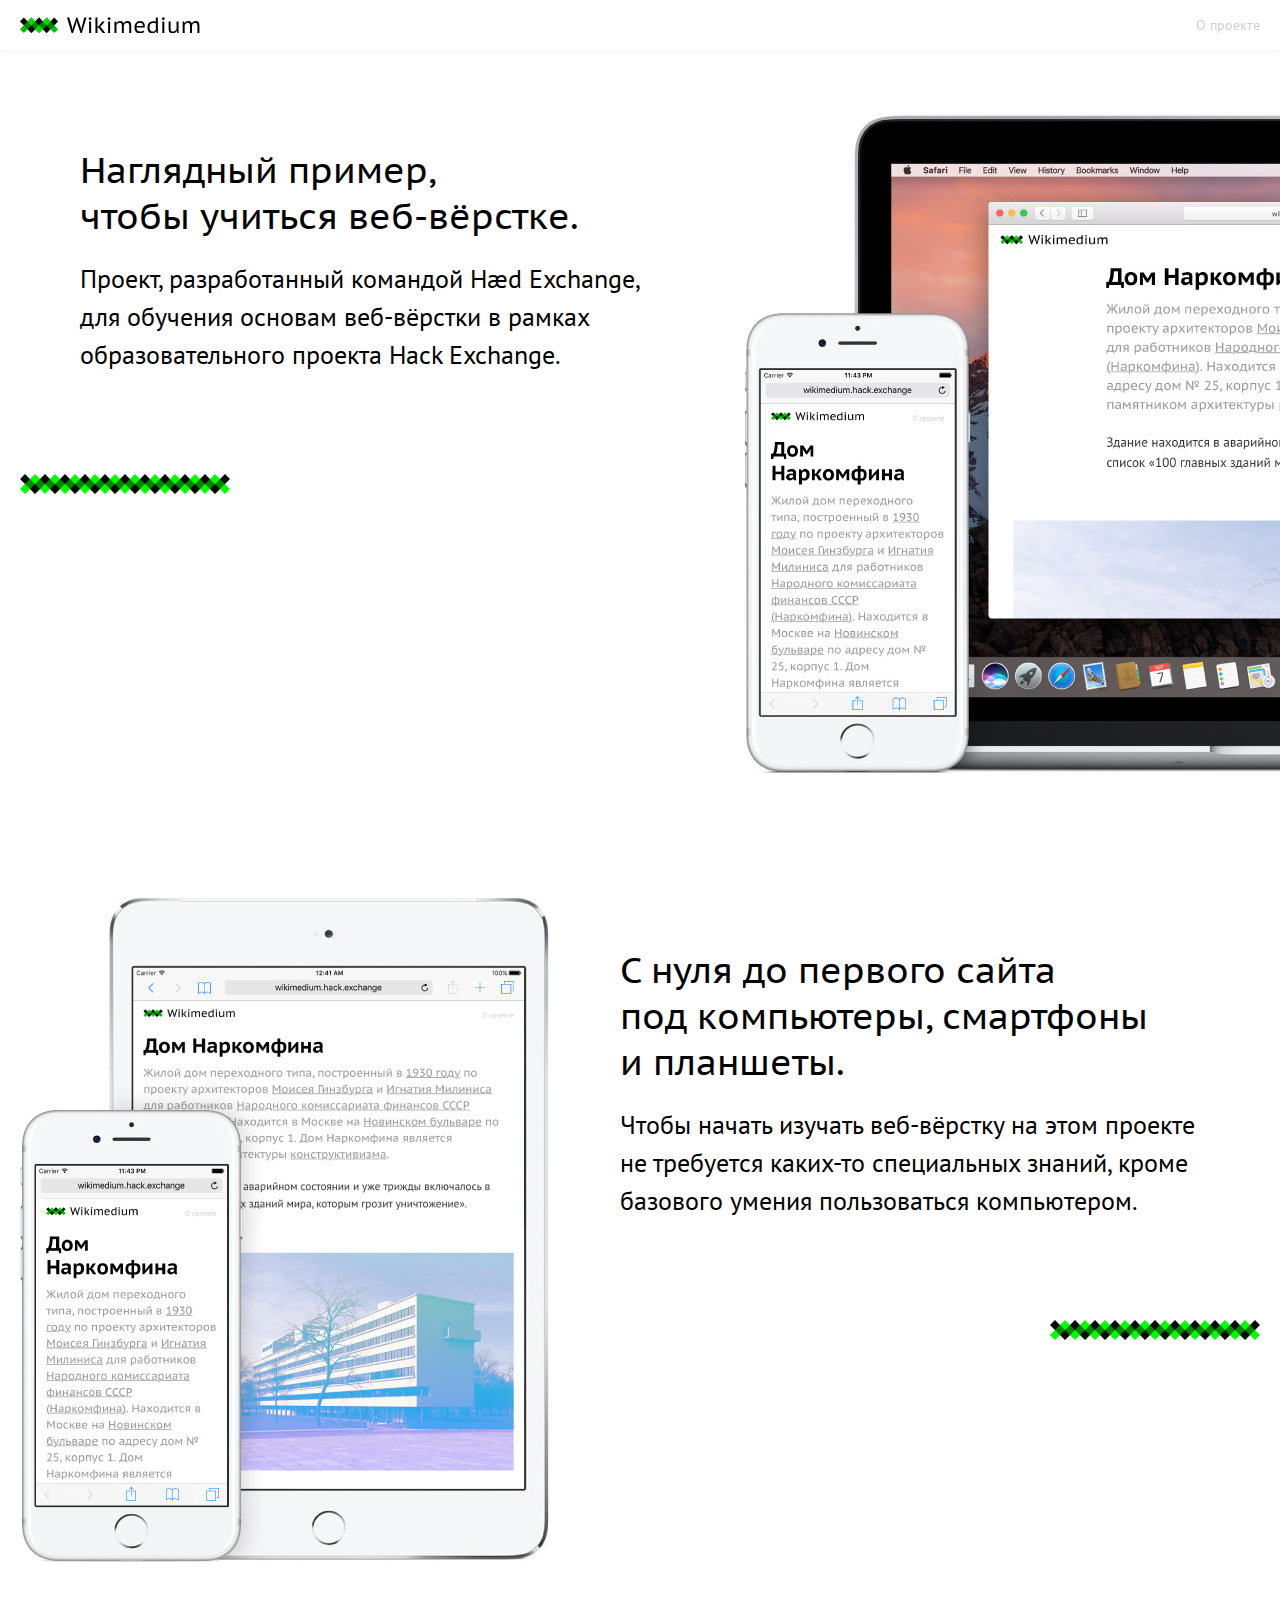
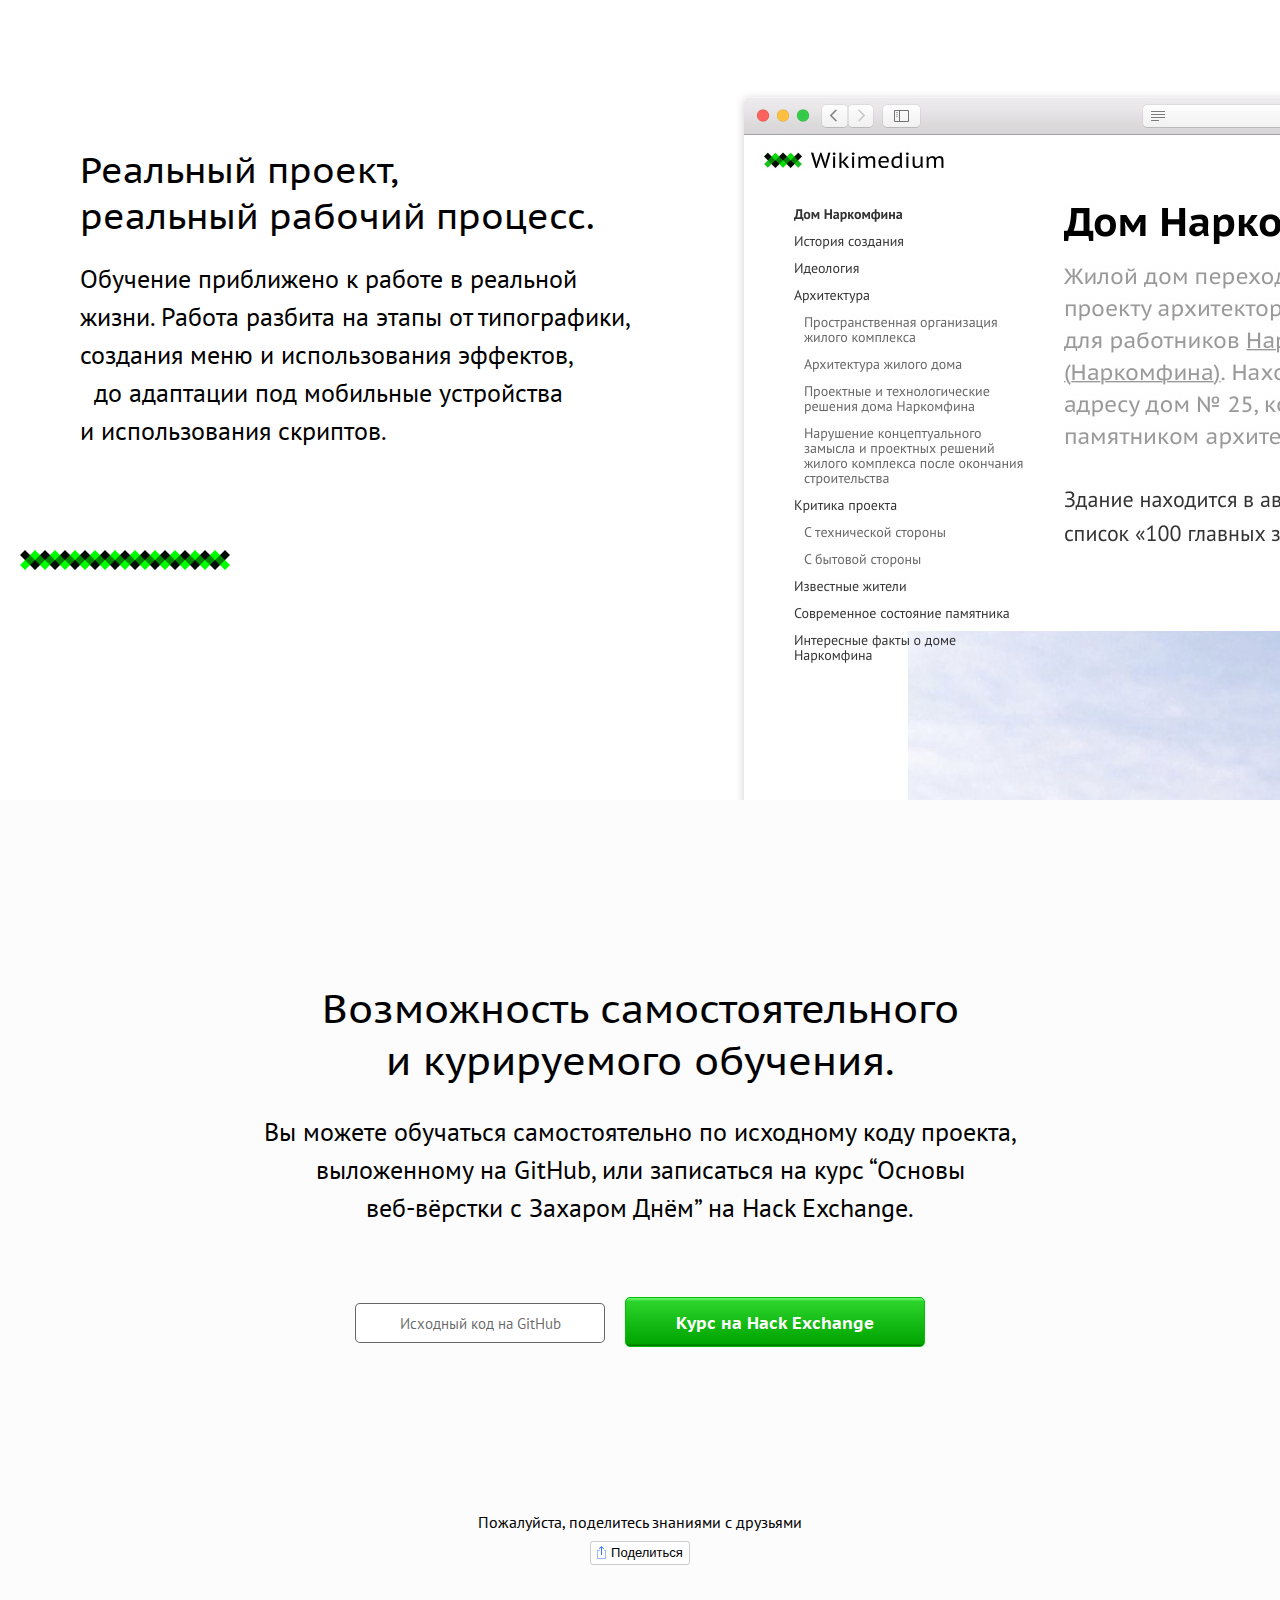
<file: index.html>
<!DOCTYPE html>
<html>
<head>
  <meta charset="utf-8">
  <meta name="viewport" content="width=device-width">

  <title>Wikimedium — проект для изучения основ веб-вёрстки</title>

  <meta name="description" content="Статьи из Википедии, сверстанные студентами, для обучения основам веб-верстки в рамках образовательного проекта Hack Exchange.">
  <meta name="keywords" content="hack, exchange, html, css, javascript, hse, design, rap, yo, punk">

  <meta property="og:type" content="website">
  <meta property="og:url" content="http://wikimedium.hack.exchange">
  <meta property="og:title" content="Wikimedium">
  <meta property="og:description" content="Проект, разработанный командой Hæd Exchange, для обучения основам веб-вёрстки в рамках образовательного проекта Hack Exchange.">
  <meta property="og:image" content="http://wikimedium.hack.exchange/images/share.png">

  <link rel="stylesheet" href="stylesheets/style.css">

  <link rel="icon" type="image/x-icon" href="favicon.ico" />
  <link rel="icon" type="image/png" href="favicon.png" />

  <script src="javascripts/jquery-3.1.1.js"></script>
  <script src="javascripts/social-likes.min.js"></script>

</head>
<body class="landing bg">

  <nav class="menubar">
    <div>
      <a class="logo" href="posts.html"></a>
      <a class="about" href="index.html">О проекте</a>
    </div>
  </nav>

  <section class="landingWrapper">
    <section class="mainSection left">
      <section>
        <h2>
          Наглядный пример,<br>
          чтобы учиться веб-вёрстке.
        </h2>
        <p>
          Проект, разработанный командой Hæd Exchange,<br>
          для обучения основам веб-вёрстки в рамках<br>
          образовательного проекта Hack Exchange.
        </p>
        <figure></figure>
      </section>

      <figure class="mockup" id="mockup1"></figure>
    </section>

    <section class="mainSection right">
      <section>
        <h2>
          С нуля до первого сайта<br>
          под компьютеры, смартфоны<br>
          и планшеты.
        </h2>
        <p>
          Чтобы начать изучать веб-вёрстку на этом проекте<br>
          не требуется каких-то специальных знаний, кроме<br>
          базового умения пользоваться компьютером.
        </p>
        <figure></figure>
      </section>

      <figure class="mockup" id="mockup2"></figure>
    </section>

    <section class="mainSection left">
      <section>
        <h2>
          Реальный проект,<br>
          реальный рабочий процесс.
        </h2>
        <p>
          Обучение приближено к работе в реальной<br>
          жизни. Работа разбита на этапы от типографики,<br>
          создания меню и использования эффектов,<br> 
          до адаптации под мобильные устройства <br>
          и использования скриптов.
        </p>
        <figure></figure>
      </section>

      <figure class="mockup" id="mockup3"></figure>
    </section>

    <section class="mainSection center">
      <section>
        <h2>
          Возможность самостоятельного<br>
          и курируемого обучения.
        </h2>
        <p>
          Вы можете обучаться самостоятельно по исходному<br class="compact">
          коду проекта,<br class="full">
          выложенному на GitHub, или записаться<br class="compact">
          на курс “Основы<br class="full">
          веб-вёрстки с Захаром Днём”<br class="compact">
          на Hack Exchange.
        </p>

        <nav>
          <a class="btn small white" href="https://github.com/ZakharDay/Wikimedium">Исходный код на GitHub</a>
          <a class="btn large green" href="http://lessons.hack.exchange">Курс на Hack Exchange</a>
        </nav>
      </section>

      <footer>
        <p>Пожалуйста, поделитесь знаниями с друзьями</p>

        <div class="social-likes social-likes_single" data-url="http://wikimedium.hack.exchange" data-single-title="Поделиться">
          <div class="facebook" title="Поделиться ссылкой на Фейсбуке">Facebook</div>
          <div class="twitter" title="Поделиться ссылкой в Твиттере">Twitter</div>
          <div class="vkontakte" title="Поделиться ссылкой во Вконтакте">Вконтакте</div>
        </div>
      </footer>

    </section>
  </section>

</body>
</html>
</file>
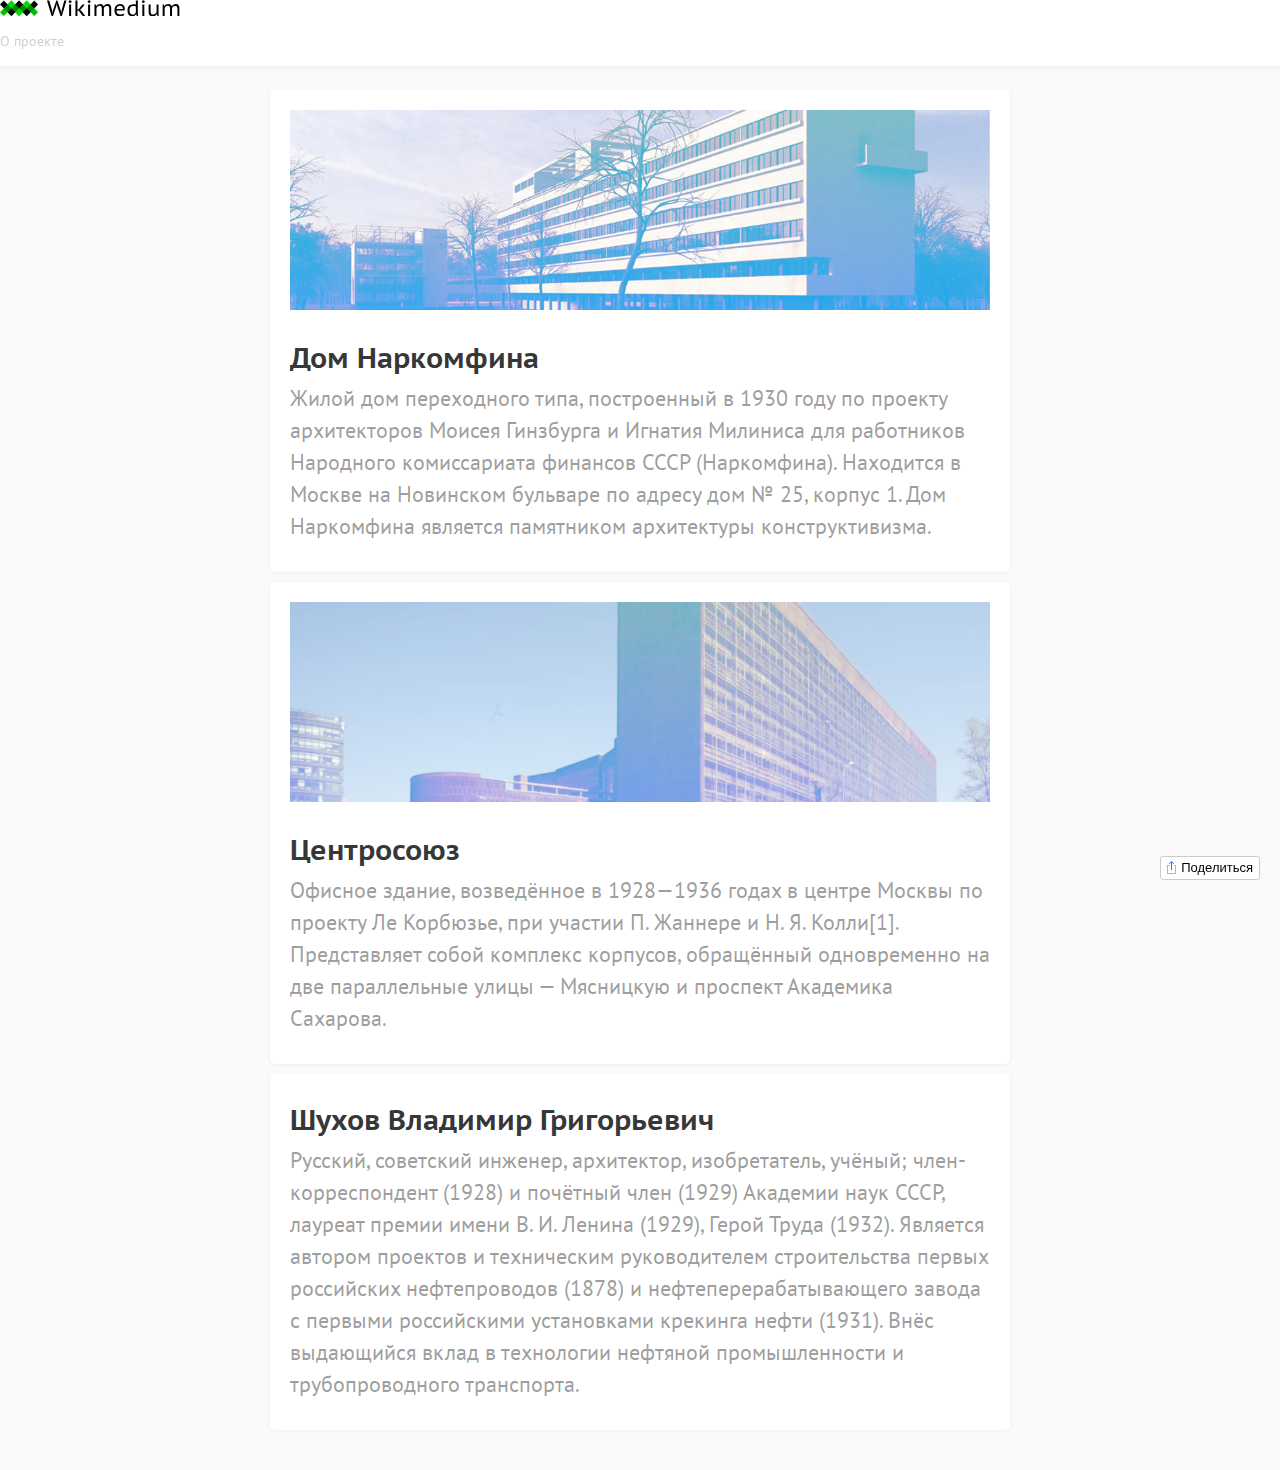
<file: posts.html>
<!DOCTYPE html>
<html>
  <head>

    <meta charset="utf-8">
    <meta name="viewport" content="width=device-width">

    <title>Wikimedium</title>

    <meta name="description" content="Статьи из Википедии, свёрстанные студентами для обучения основам веб-вёерстки в рамках образовательного проекта Hack Exchange.">
    <meta name="keywords" content="hack, exchange, html, css, javascript, hse, design">

    <meta property="og:type" content="website">
    <meta property="og:url" content="http://wikimedium.hack.exchange/posts.html">
    <meta property="og:title" content="Wikimedium">
    <meta property="og:description" content="Статьи из Википедии, свёрстанные студентами для обучения основам веб-вёрстки в рамках образовательного проекта Hack Exchange.">
    <meta property="og:image" content="http://wikimedium.hack.exchange/images/share.png">

    <link rel="icon" type"image/x-icon" href="favicon.ico">
    <link rel="icon" type"image/x-icon" href="favicon.png">

    <link rel="stylesheet" href="stylesheets/style.css">    
    <script src="javascripts/jquery-3.1.1.js"></script>
    <script src="javascripts/social-likes.min.js"></script>

  </head>

  <body class="posts">

    <nav class="menubar">
      <a class="logo" href="posts.html"> </a>
      <a class="about" href="index.html">О проекте</a>
    </nav>

    <section class="postsFeed">

      <a href="posts/narkomfin.html">
        <figure style="  background-image: url(images/posts/narkomfin.jpg);"></figure>
        <h2>Дом Наркомфина</h2>
        <p>Жилой дом переходного типа, построенный в 1930 году по проекту архитекторов Моисея Гинзбурга и Игнатия Милиниса для работников Народного комиссариата финансов СССР (Наркомфина). Находится в Москве на Новинском бульваре по адресу дом № 25, корпус 1. Дом Наркомфина является памятником архитектуры конструктивизма.</p>
      </a>

      <a href="posts/centrosouz.html">
        <figure style="  background-image: url(images/posts/centrosouz.jpg);"></figure>
        <h2>Центросоюз</h2>
        <p>Офисное здание, возведённое в 1928—1936 годах в центре Москвы по проекту Ле Корбюзье, при участии П. Жаннере и Н. Я. Колли[1]. Представляет собой комплекс корпусов, обращённый одновременно на две параллельные улицы — Мясницкую и проспект Академика Сахарова.</p>
      </a>

      <a href="posts/shukhov.html">
        <!-- <figure style="  background-image: url(images/narkomfin.jpg);"></figure> -->
        <h2>Шухов Владимир Григорьевич</h2>
        <p>Русский, советский инженер, архитектор, изобретатель, учёный; член-корреспондент (1928) и почётный член (1929) Академии наук СССР, лауреат премии имени В. И. Ленина (1929), Герой Труда (1932). Является автором проектов и техническим руководителем строительства первых российских нефтепроводов (1878) и нефтеперерабатывающего завода с первыми российскими установками крекинга нефти (1931). Внёс выдающийся вклад в технологии нефтяной промышленности и трубопроводного транспорта.</p>
      </a>

    </section>

    <footer class="share">
      <div class="social-likes social-likes_single" data-single-title="Поделиться">
        <div class="facebook" title="Поделиться ссылкой на Фейсбуке">Facebook</div>
        <div class="twitter" title="Поделиться ссылкой в Твиттере">Twitter</div>
        <div class="vkontakte" title="Поделиться ссылкой во Вконтакте">Вконтакте</div>
      </div>
    </footer>


  </body>

</html>
</file>
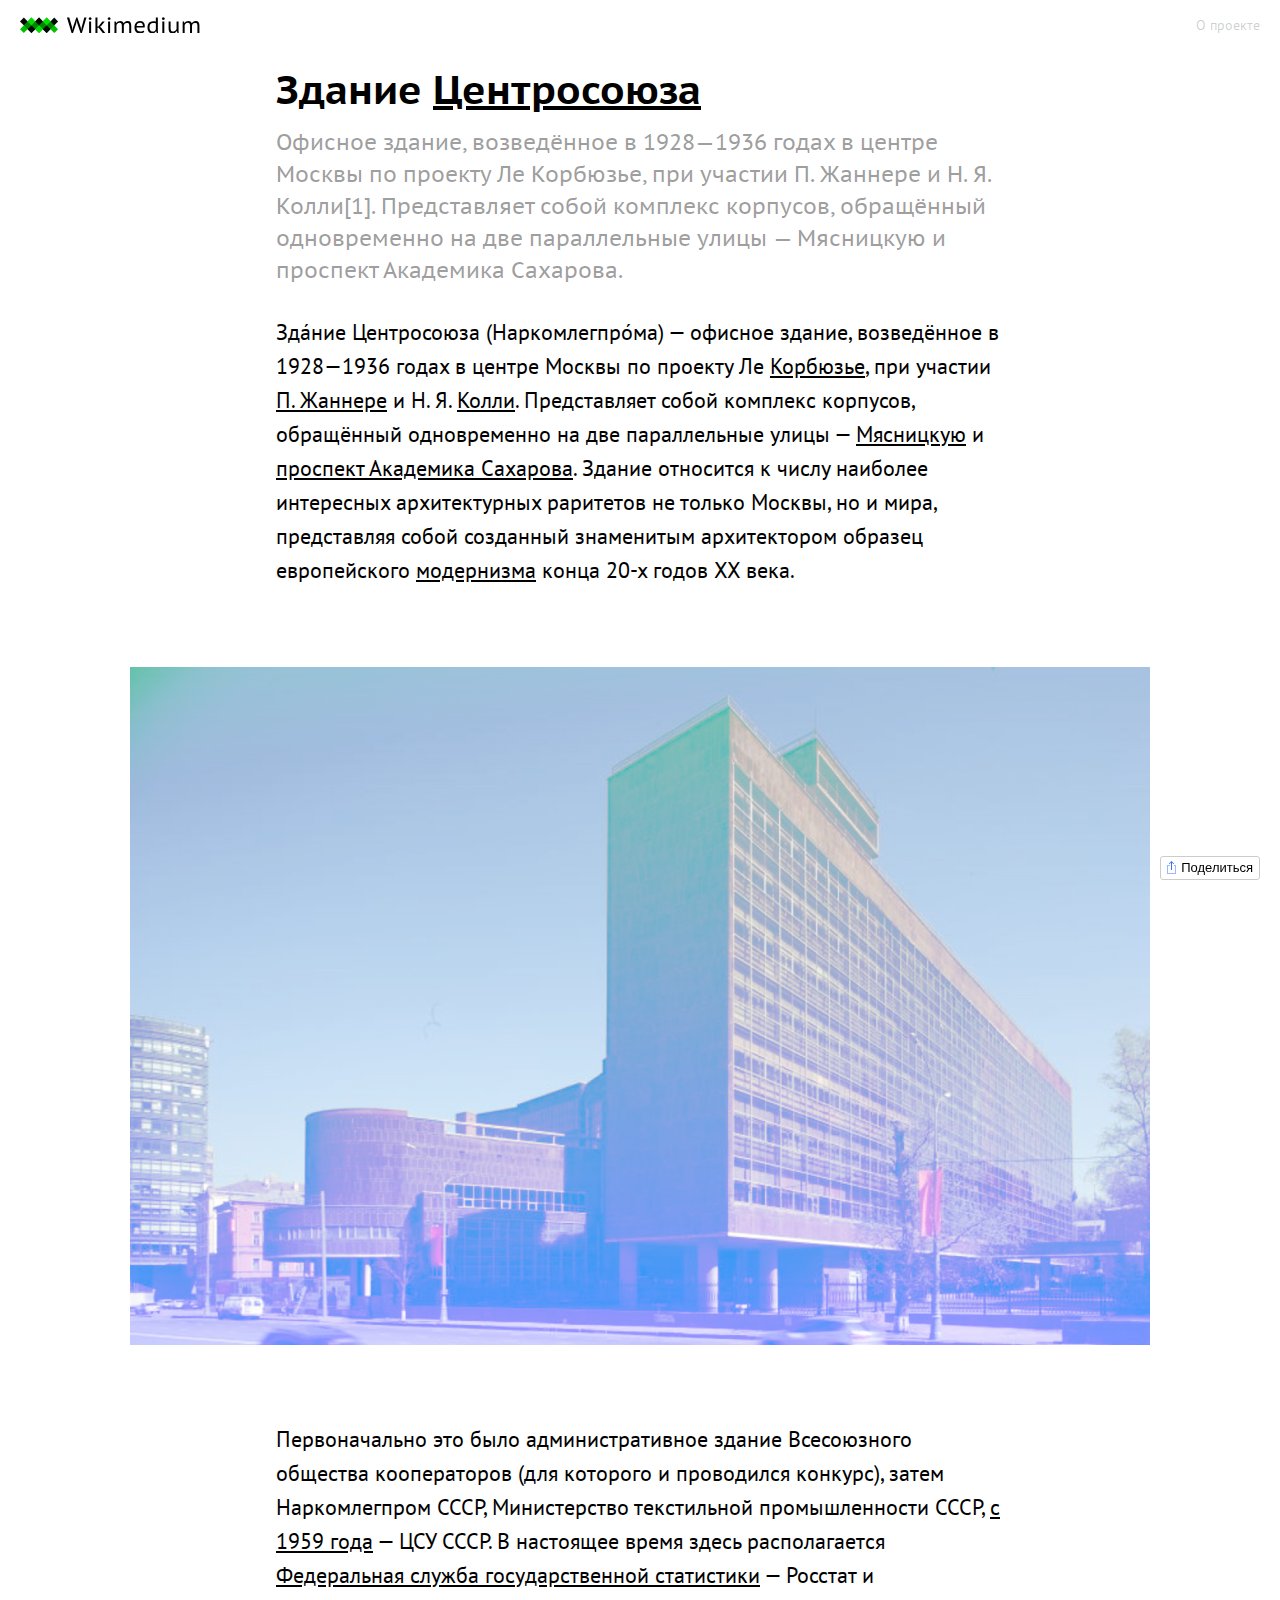
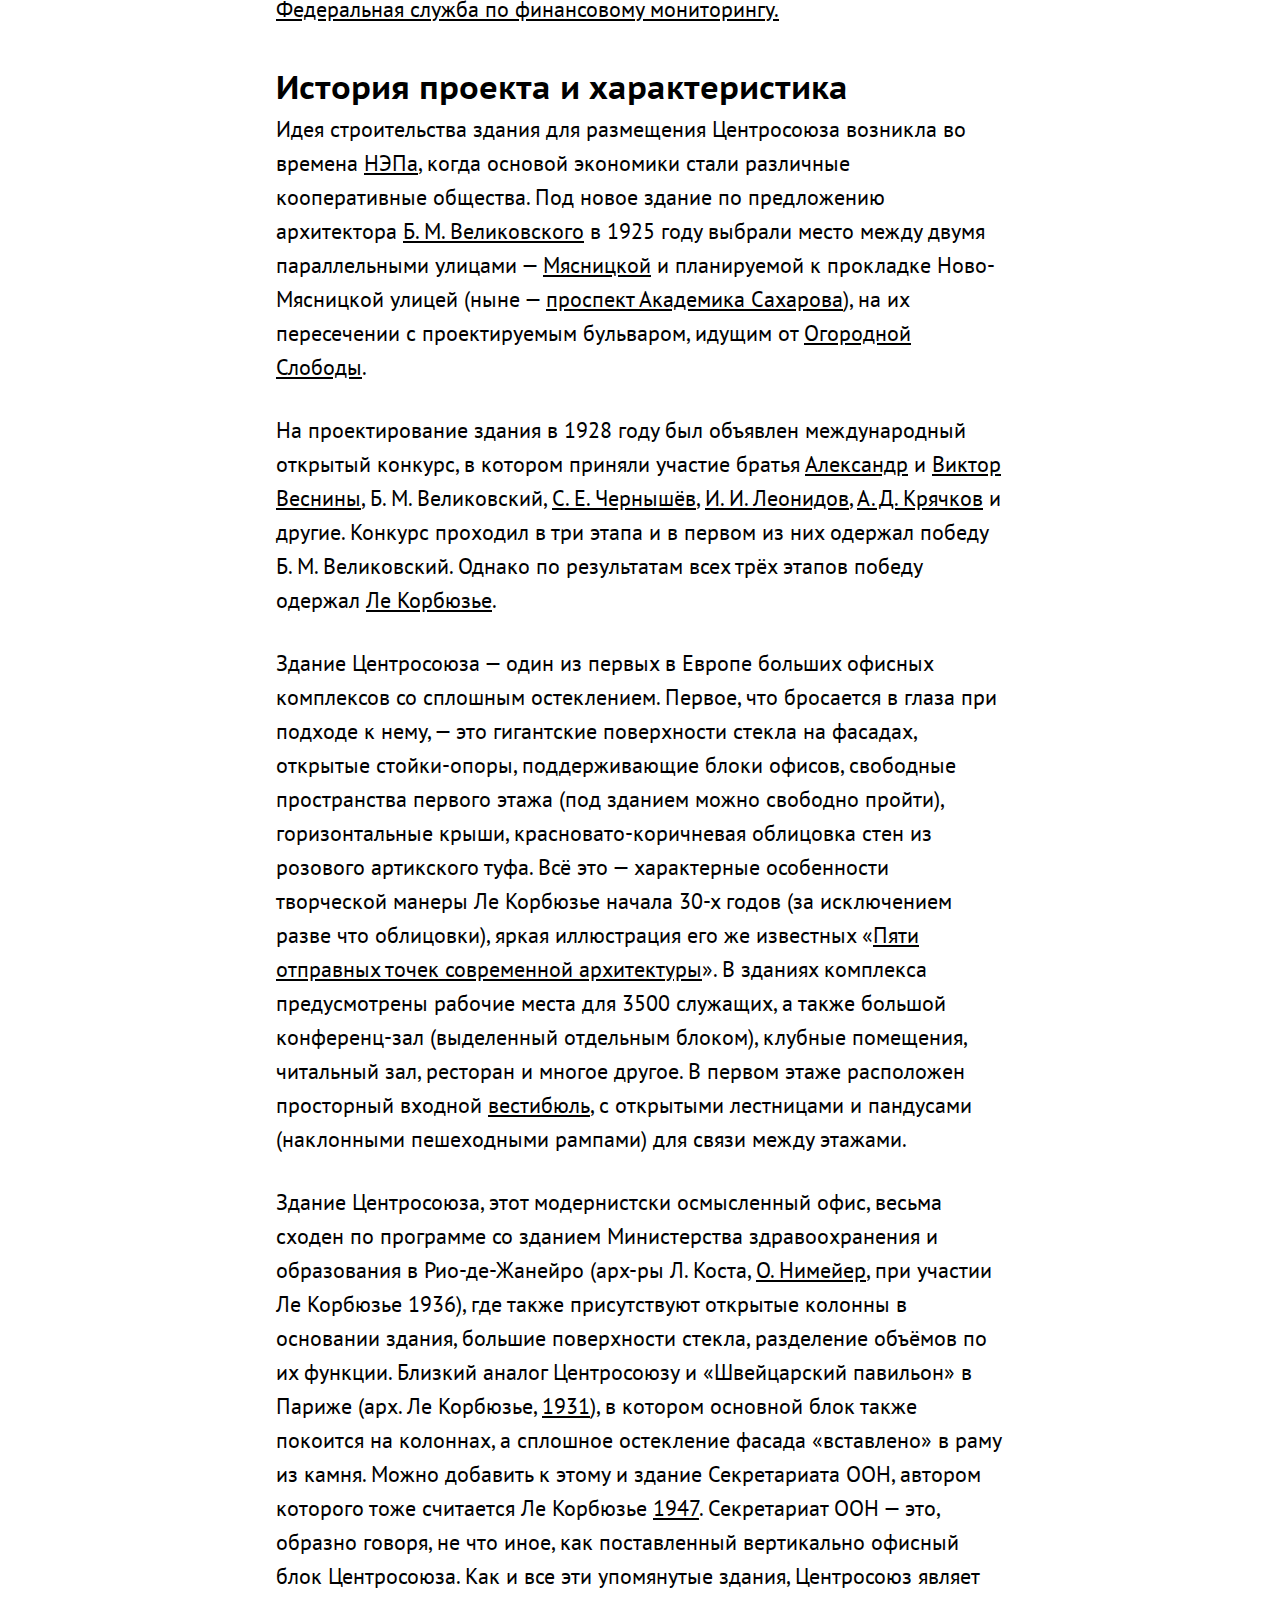
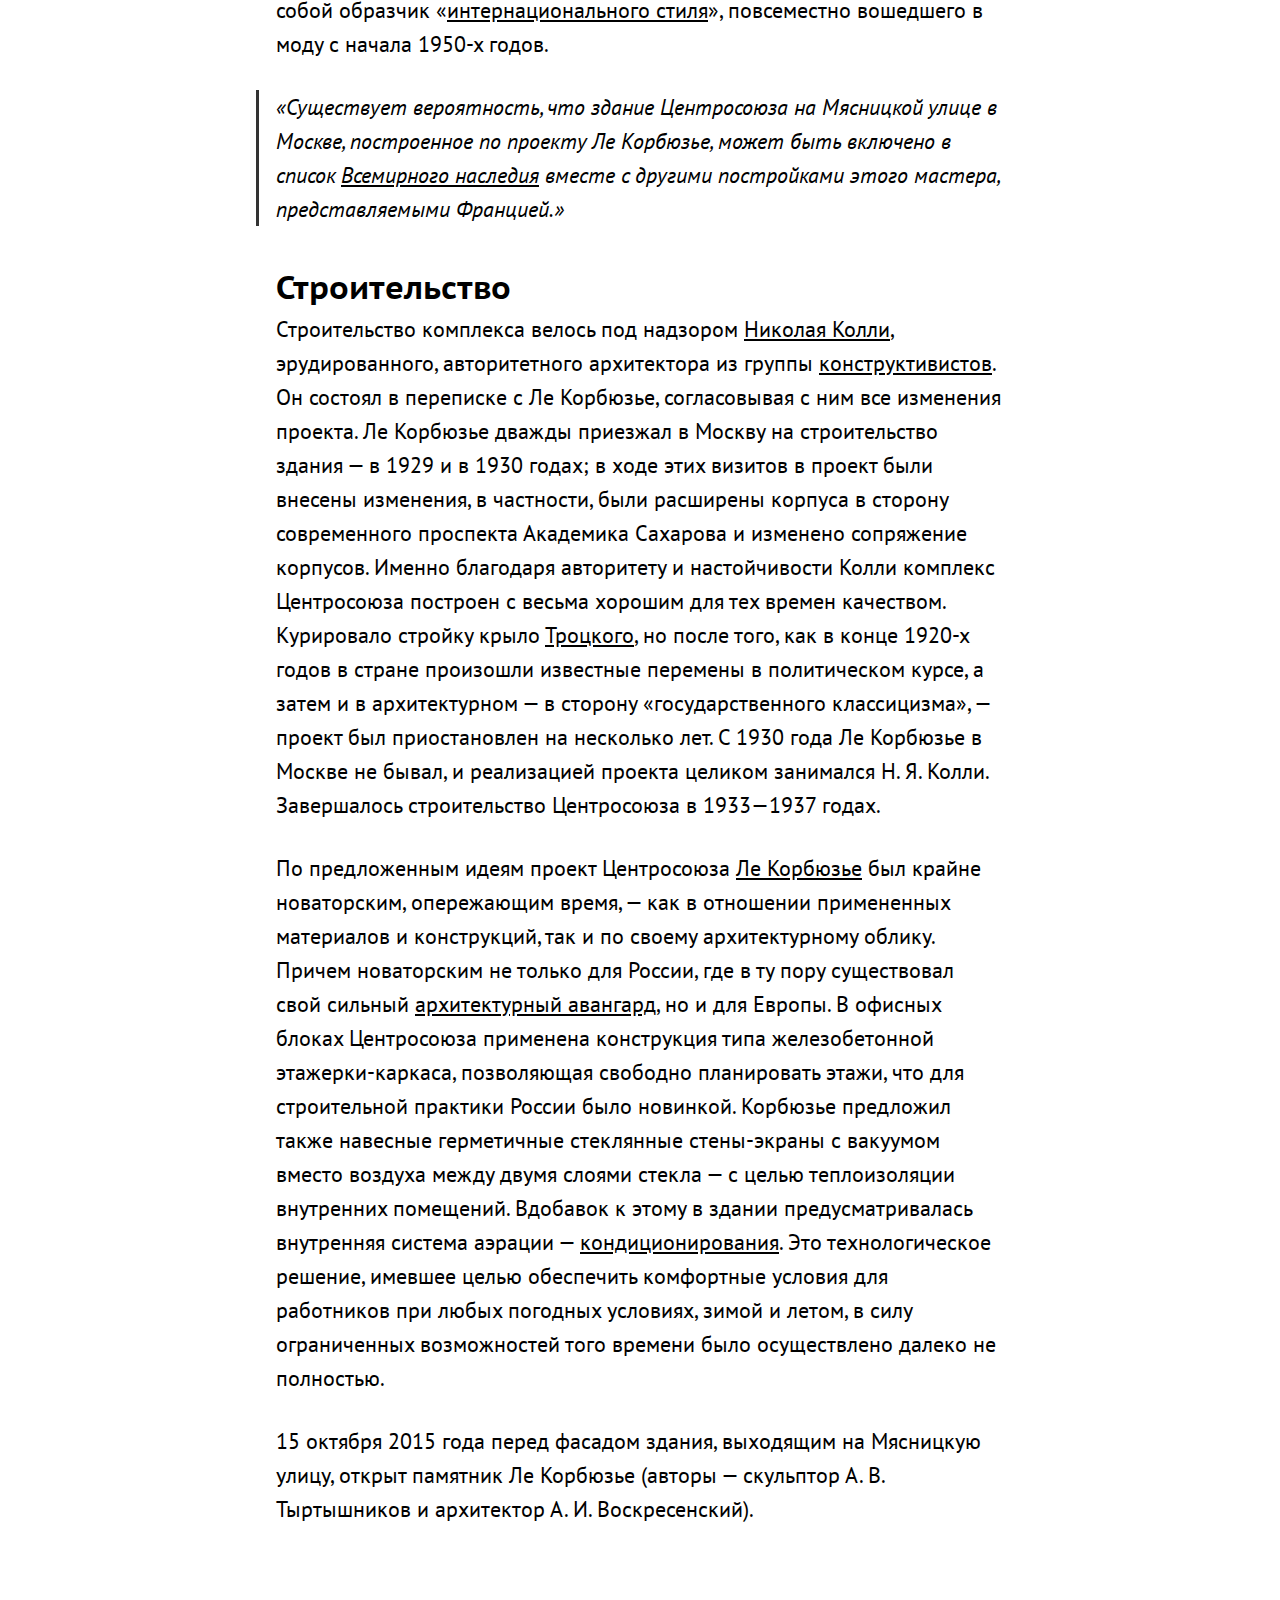
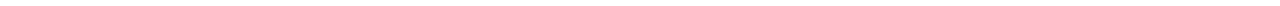
<file: posts/centrosouz.html>
<!DOCTYPE html>
<html>
  <head>
    <meta charset="utf-8">

    <title>Здание Центросоюза - Wikimedium</title>

    <meta name="description" content="Статья Дом Наркомфина из Википедии, свёрстанная студентами для обучения основам веб-вёерстки в рамках образовательного проекта Hack Exchange.">
    <meta name="keywords" content="hack, exchange, html, css, javascript, hse, design">

    <meta property="og:type" content="article">
    <meta property="og:url" content="http://wikimedium.hack.exchange/posts/centrosouz.html">
    <meta property="og:title" content="Центросоюз - Wikimedium">
    <meta property="og:description" content="Статья Центросоюз из Википедии, свёрстанная студентами для обучения основам веб-вёрстки в рамках образовательного проекта Hack Exchange.">
    <meta property="og:image" content="httpp://wikimedium.hack.exchange/images/posts/centrosouz.jpg">

    <link rel="stylesheet" href="../stylesheets/style.css">
    <link rel="icon" type"image/x-icon" href="../favicon.ico">
    <link rel="icon" type"image/x-icon" href="../favicon.png">

    <script src="../javascripts/jquery-3.1.1.js" charset="utf-8"></script>
    <script src="../javascripts/sidebar.js" charset="utf-8"></script>
    <script src="../javascripts/social-likes.min.js"></script>
  </head>

  <body>

    <nav class="menubar">
      <div>
        <a class="logo" href="../posts.html"> </a>
        <a class="about" href="../index.html">О проекте</a>
      </div>
    </nav>

    <nav class="sidebar">
      <ul>
        <li>
          <a href="#s1">Здание центросоюза</a>
        </li>

        <li>
          <a href="#s2">История проекта и характеристика</a>
        </li>

        <li>
          <a href="#s3">Строительство</a>
        </li>
      </ul>
    </nav>

    <article>
      <h1 id="s1">Здание <a tagret="_blank" href="https://ru.wikipedia.org/wiki/%D0%A6%D0%B5%D0%BD%D1%82%D1%80%D0%BE%D1%81%D0%BE%D1%8E%D0%B7">Центросоюза</a> </h1>
      <p>Офисное здание, возведённое в 1928—1936 годах в центре Москвы по проекту Ле Корбюзье, при участии П. Жаннере и Н. Я. Колли[1]. Представляет собой комплекс корпусов, обращённый одновременно на две параллельные улицы — Мясницкую и проспект Академика Сахарова. </p>
      <p>Зда́ние Центросоюза (Наркомлегпро́ма) — офисное здание, возведённое в 1928—1936 годах в центре Москвы по проекту Ле <a tagret="_blank" href="https://ru.wikipedia.org/wiki/%D0%9B%D0%B5_%D0%9A%D0%BE%D1%80%D0%B1%D1%8E%D0%B7%D1%8C%D0%B5">Корбюзье</a>, при участии <a tagret="_blank" href="https://ru.wikipedia.org/wiki/%D0%96%D0%B0%D0%BD%D0%BD%D0%B5%D1%80%D0%B5,_%D0%9F%D1%8C%D0%B5%D1%80">П. Жаннере</a> и Н. Я. <a tagret="_blank" href="https://ru.wikipedia.org/wiki/%D0%9A%D0%BE%D0%BB%D0%BB%D0%B8,_%D0%9D%D0%B8%D0%BA%D0%BE%D0%BB%D0%B0%D0%B9_%D0%94%D0%B6%D0%B5%D0%BC%D1%81%D0%BE%D0%B2%D0%B8%D1%87">Колли</a>. Представляет собой комплекс корпусов, обращённый одновременно на две параллельные улицы — <a tagret="_blank" href="https://ru.wikipedia.org/wiki/%D0%9C%D1%8F%D1%81%D0%BD%D0%B8%D1%86%D0%BA%D0%B0%D1%8F_%D1%83%D0%BB%D0%B8%D1%86%D0%B0">Мясницкую</a> и <a tagret="_blank" href="https://ru.wikipedia.org/wiki/%D0%9F%D1%80%D0%BE%D1%81%D0%BF%D0%B5%D0%BA%D1%82_%D0%90%D0%BA%D0%B0%D0%B4%D0%B5%D0%BC%D0%B8%D0%BA%D0%B0_%D0%A1%D0%B0%D1%85%D0%B0%D1%80%D0%BE%D0%B2%D0%B0_(%D0%9C%D0%BE%D1%81%D0%BA%D0%B2%D0%B0)">проспект Академика Сахарова</a>. Здание относится к числу наиболее интересных архитектурных раритетов не только Москвы, но и мира, представляя собой созданный знаменитым архитектором образец европейского <a tagret="_blank" href="https://ru.wikipedia.org/wiki/%D0%90%D1%80%D1%85%D0%B8%D1%82%D0%B5%D0%BA%D1%82%D1%83%D1%80%D0%BD%D1%8B%D0%B9_%D0%BC%D0%BE%D0%B4%D0%B5%D1%80%D0%BD%D0%B8%D0%B7%D0%BC">модернизма</a> конца 20-х годов XX века.</p>
      <img src="../images/posts/centrosouz.jpg" alt="Центосоюз" />
      <p>Первоначально это было административное здание Всесоюзного общества кооператоров (для которого и проводился конкурс), затем Наркомлегпром СССР, Министерство текстильной промышленности СССР, <a tagret="_blank" href="https://ru.wikipedia.org/wiki/1959_%D0%B3%D0%BE%D0%B4">с 1959 года</a> — ЦСУ СССР. В настоящее время здесь располагается <a tagret="_blank" href="https://ru.wikipedia.org/wiki/%D0%A4%D0%B5%D0%B4%D0%B5%D1%80%D0%B0%D0%BB%D1%8C%D0%BD%D0%B0%D1%8F_%D1%81%D0%BB%D1%83%D0%B6%D0%B1%D0%B0_%D0%B3%D0%BE%D1%81%D1%83%D0%B4%D0%B0%D1%80%D1%81%D1%82%D0%B2%D0%B5%D0%BD%D0%BD%D0%BE%D0%B9_%D1%81%D1%82%D0%B0%D1%82%D0%B8%D1%81%D1%82%D0%B8%D0%BA%D0%B8">Федеральная служба государственной статистики</a> — Росстат и <a tagret="_blank" href="">Федеральная служба по финансовому мониторингу.</a></p>

      <h2 id="s2">История проекта и характеристика</h2>
      <p>Идея строительства здания для размещения Центросоюза возникла во времена <a tagret="_blank" href="https://ru.wikipedia.org/wiki/%D0%9D%D0%BE%D0%B2%D0%B0%D1%8F_%D1%8D%D0%BA%D0%BE%D0%BD%D0%BE%D0%BC%D0%B8%D1%87%D0%B5%D1%81%D0%BA%D0%B0%D1%8F_%D0%BF%D0%BE%D0%BB%D0%B8%D1%82%D0%B8%D0%BA%D0%B0">НЭПа</a>, когда основой экономики стали различные кооперативные общества. Под новое здание по предложению архитектора <a tagret="_blank" href="https://ru.wikipedia.org/wiki/%D0%92%D0%B5%D0%BB%D0%B8%D0%BA%D0%BE%D0%B2%D1%81%D0%BA%D0%B8%D0%B9,_%D0%91%D0%BE%D1%80%D0%B8%D1%81_%D0%9C%D0%B8%D1%85%D0%B0%D0%B9%D0%BB%D0%BE%D0%B2%D0%B8%D1%87">Б. М. Великовского</a> в 1925 году выбрали место между двумя параллельными улицами — <a tagret="_blank" href="https://ru.wikipedia.org/wiki/%D0%9C%D1%8F%D1%81%D0%BD%D0%B8%D1%86%D0%BA%D0%B0%D1%8F_%D1%83%D0%BB%D0%B8%D1%86%D0%B0">Мясницкой</a> и планируемой к прокладке Ново-Мясницкой улицей (ныне — <a tagret="_blank" href="https://ru.wikipedia.org/wiki/%D0%9F%D1%80%D0%BE%D1%81%D0%BF%D0%B5%D0%BA%D1%82_%D0%90%D0%BA%D0%B0%D0%B4%D0%B5%D0%BC%D0%B8%D0%BA%D0%B0_%D0%A1%D0%B0%D1%85%D0%B0%D1%80%D0%BE%D0%B2%D0%B0_(%D0%9C%D0%BE%D1%81%D0%BA%D0%B2%D0%B0)">проспект Академика Сахарова</a>), на их пересечении с проектируемым бульваром, идущим от <a tagret="_blank" href="https://ru.wikipedia.org/wiki/%D0%9F%D0%B5%D1%80%D0%B5%D1%83%D0%BB%D0%BE%D0%BA_%D0%9E%D0%B3%D0%BE%D1%80%D0%BE%D0%B4%D0%BD%D0%B0%D1%8F_%D0%A1%D0%BB%D0%BE%D0%B1%D0%BE%D0%B4%D0%B0">Огородной Слободы</a>.</p>
      <p>На проектирование здания в 1928 году был объявлен международный открытый конкурс, в котором приняли участие братья <a tagret="_blank" href="https://ru.wikipedia.org/wiki/%D0%92%D0%B5%D1%81%D0%BD%D0%B8%D0%BD,_%D0%90%D0%BB%D0%B5%D0%BA%D1%81%D0%B0%D0%BD%D0%B4%D1%80_%D0%90%D0%BB%D0%B5%D0%BA%D1%81%D0%B0%D0%BD%D0%B4%D1%80%D0%BE%D0%B2%D0%B8%D1%87">Александр</a> и <a tagret="_blank" href="https://ru.wikipedia.org/wiki/%D0%92%D0%B5%D1%81%D0%BD%D0%B8%D0%BD,_%D0%92%D0%B8%D0%BA%D1%82%D0%BE%D1%80_%D0%90%D0%BB%D0%B5%D0%BA%D1%81%D0%B0%D0%BD%D0%B4%D1%80%D0%BE%D0%B2%D0%B8%D1%87">Виктор</a> <a tagret="_blank" href="https://ru.wikipedia.org/wiki/%D0%92%D0%B5%D1%81%D0%BD%D0%B8%D0%BD%D1%8B">Веснины</a>, Б. М. Великовский, <a tagret="_blank" href="https://ru.wikipedia.org/wiki/%D0%A7%D0%B5%D1%80%D0%BD%D1%8B%D1%88%D1%91%D0%B2,_%D0%A1%D0%B5%D1%80%D0%B3%D0%B5%D0%B9_%D0%95%D0%B3%D0%BE%D1%80%D0%BE%D0%B2%D0%B8%D1%87">С. Е. Чернышёв</a>, <a tagret="_blank" href="https://ru.wikipedia.org/wiki/%D0%9B%D0%B5%D0%BE%D0%BD%D0%B8%D0%B4%D0%BE%D0%B2,_%D0%98%D0%B2%D0%B0%D0%BD_%D0%98%D0%BB%D1%8C%D0%B8%D1%87">И. И. Леонидов</a>, <a tagret="_blank" href="https://ru.wikipedia.org/wiki/%D0%9A%D1%80%D1%8F%D1%87%D0%BA%D0%BE%D0%B2,_%D0%90%D0%BD%D0%B4%D1%80%D0%B5%D0%B9_%D0%94%D0%BC%D0%B8%D1%82%D1%80%D0%B8%D0%B5%D0%B2%D0%B8%D1%87">А. Д. Крячков</a> и другие. Конкурс проходил в три этапа и в первом из них одержал победу Б. М. Великовский. Однако по результатам всех трёх этапов победу одержал <a tagret="_blank" href="https://ru.wikipedia.org/wiki/%D0%9B%D0%B5_%D0%9A%D0%BE%D1%80%D0%B1%D1%8E%D0%B7%D1%8C%D0%B5">Ле Корбюзье</a>.</p>
      <p>Здание Центросоюза — один из первых в Европе больших офисных комплексов со сплошным остеклением. Первое, что бросается в глаза при подходе к нему, — это гигантские поверхности стекла на фасадах, открытые стойки-опоры, поддерживающие блоки офисов, свободные пространства первого этажа (под зданием можно свободно пройти), горизонтальные крыши, красновато-коричневая облицовка стен из розового артикского туфа. Всё это — характерные особенности творческой манеры Ле Корбюзье начала 30-х годов (за исключением разве что облицовки), яркая иллюстрация его же известных «<a tagret="_blank" href="https://ru.wikipedia.org/wiki/%D0%9F%D1%8F%D1%82%D1%8C_%D0%BE%D1%82%D0%BF%D1%80%D0%B0%D0%B2%D0%BD%D1%8B%D1%85_%D1%82%D0%BE%D1%87%D0%B5%D0%BA_%D1%81%D0%BE%D0%B2%D1%80%D0%B5%D0%BC%D0%B5%D0%BD%D0%BD%D0%BE%D0%B9_%D0%B0%D1%80%D1%85%D0%B8%D1%82%D0%B5%D0%BA%D1%82%D1%83%D1%80%D1%8B">Пяти отправных точек современной архитектуры</a>». В зданиях комплекса предусмотрены рабочие места для 3500 служащих, а также большой конференц-зал (выделенный отдельным блоком), клубные помещения, читальный зал, ресторан и многое другое. В первом этаже расположен просторный входной <a tagret="_blank" href="https://ru.wikipedia.org/wiki/%D0%92%D0%B5%D1%81%D1%82%D0%B8%D0%B1%D1%8E%D0%BB%D1%8C">вестибюль</a>, с открытыми лестницами и пандусами (наклонными пешеходными рампами) для связи между этажами.</p>
      <p>Здание Центросоюза, этот модернистски осмысленный офис, весьма сходен по программе со зданием Министерства здравоохранения и образования в Рио-де-Жанейро (арх-ры Л. Коста, <a tagret="_blank" href="https://ru.wikipedia.org/wiki/%D0%9D%D0%B8%D0%BC%D0%B5%D0%B9%D0%B5%D1%80,_%D0%9E%D1%81%D0%BA%D0%B0%D1%80">О. Нимейер</a>, при участии Ле Корбюзье 1936), где также присутствуют открытые колонны в основании здания, большие поверхности стекла, разделение объёмов по их функции. Близкий аналог Центросоюзу и «Швейцарский павильон» в Париже (арх. Ле Корбюзье, <a tagret="_blank" href="https://ru.wikipedia.org/wiki/1931">1931</a>), в котором основной блок также покоится на колоннах, а сплошное остекление фасада «вставлено» в раму из камня. Можно добавить к этому и здание Секретариата ООН, автором которого тоже считается Ле Корбюзье <a tagret="_blank" href="https://ru.wikipedia.org/wiki/1947">1947</a>. Секретариат ООН — это, образно говоря, не что иное, как поставленный вертикально офисный блок Центросоюза. Как и все эти упомянутые здания, Центросоюз являет собой образчик «<a tagret="_blank" href="https://ru.wikipedia.org/wiki/%D0%98%D0%BD%D1%82%D0%B5%D1%80%D0%BD%D0%B0%D1%86%D0%B8%D0%BE%D0%BD%D0%B0%D0%BB%D1%8C%D0%BD%D1%8B%D0%B9_%D1%81%D1%82%D0%B8%D0%BB%D1%8C">интернационального стиля</a>», повсеместно вошедшего в моду с начала 1950-х годов. </p>
      <blockquote cite="http://https://ru.wikipedia.org/wiki/%D0%97%D0%B4%D0%B0%D0%BD%D0%B8%D0%B5_%D0%A6%D0%B5%D0%BD%D1%82%D1%80%D0%BE%D1%81%D0%BE%D1%8E%D0%B7%D0%B0">«Существует вероятность, что здание Центросоюза на Мясницкой улице в Москве, построенное по проекту Ле Корбюзье, может быть включено в список <a tagret="_blank" href="https://ru.wikipedia.org/wiki/%D0%92%D1%81%D0%B5%D0%BC%D0%B8%D1%80%D0%BD%D0%BE%D0%B5_%D0%BD%D0%B0%D1%81%D0%BB%D0%B5%D0%B4%D0%B8%D0%B5">Всемирного наследия</a> вместе с другими постройками этого мастера, представляемыми Францией.»</blockquote>

      <h2 id="s3">Строительство</h2>
      <p>Строительство комплекса велось под надзором <a tagret="_blank" href="https://ru.wikipedia.org/wiki/%D0%9A%D0%BE%D0%BB%D0%BB%D0%B8,_%D0%9D%D0%B8%D0%BA%D0%BE%D0%BB%D0%B0%D0%B9_%D0%AF%D0%BA%D0%BE%D0%B2%D0%BB%D0%B5%D0%B2%D0%B8%D1%87">Николая Колли</a>, эрудированного, авторитетного архитектора из группы <a tagret="_blank" href="https://ru.wikipedia.org/wiki/%D0%9A%D0%BE%D0%BD%D1%81%D1%82%D1%80%D1%83%D0%BA%D1%82%D0%B8%D0%B2%D0%B8%D0%B7%D0%BC_(%D0%B8%D1%81%D0%BA%D1%83%D1%81%D1%81%D1%82%D0%B2%D0%BE)">конструктивистов</a>. Он состоял в переписке с Ле Корбюзье, согласовывая с ним все изменения проекта. Ле Корбюзье дважды приезжал в Москву на строительство здания — в 1929 и в 1930 годах; в ходе этих визитов в проект были внесены изменения, в частности, были расширены корпуса в сторону современного проспекта Академика Сахарова и изменено сопряжение корпусов. Именно благодаря авторитету и настойчивости Колли комплекс Центросоюза построен с весьма хорошим для тех времен качеством. Курировало стройку крыло <a tagret="_blank" href="https://ru.wikipedia.org/wiki/%D0%A2%D1%80%D0%BE%D1%86%D0%BA%D0%B8%D0%B9,_%D0%9B%D0%B5%D0%B2">Троцкого</a>, но после того, как в конце 1920-х годов в стране произошли известные перемены в политическом курсе, а затем и в архитектурном — в сторону «государственного классицизма», — проект был приостановлен на несколько лет. С 1930 года Ле Корбюзье в Москве не бывал, и реализацией проекта целиком занимался Н. Я. Колли. Завершалось строительство Центросоюза в 1933—1937 годах.</p>
      <p>По предложенным идеям проект Центросоюза <a tagret="_blank" href="https://ru.wikipedia.org/wiki/%D0%9B%D0%B5_%D0%9A%D0%BE%D1%80%D0%B1%D1%8E%D0%B7%D1%8C%D0%B5">Ле Корбюзье</a> был крайне новаторским, опережающим время, — как в отношении примененных материалов и конструкций, так и по своему архитектурному облику. Причем новаторским не только для России, где в ту пору существовал свой сильный <a tagret="_blank" href="https://ru.wikipedia.org/wiki/%D0%9A%D0%BE%D0%BD%D1%81%D1%82%D1%80%D1%83%D0%BA%D1%82%D0%B8%D0%B2%D0%B8%D0%B7%D0%BC_(%D0%B8%D1%81%D0%BA%D1%83%D1%81%D1%81%D1%82%D0%B2%D0%BE)">архитектурный авангард</a>, но и для Европы. В офисных блоках Центросоюза применена конструкция типа железобетонной этажерки-каркаса, позволяющая свободно планировать этажи, что для строительной практики России было новинкой. Корбюзье предложил также навесные герметичные стеклянные стены-экраны с вакуумом вместо воздуха между двумя слоями стекла — с целью теплоизоляции внутренних помещений. Вдобавок к этому в здании предусматривалась внутренняя система аэрации — <a tagret="_blank" href="https://ru.wikipedia.org/wiki/%D0%9A%D0%BE%D0%BD%D0%B4%D0%B8%D1%86%D0%B8%D0%BE%D0%BD%D0%B8%D1%80%D0%BE%D0%B2%D0%B0%D0%BD%D0%B8%D0%B5">кондиционирования</a>. Это технологическое решение, имевшее целью обеспечить комфортные условия для работников при любых погодных условиях, зимой и летом, в силу ограниченных возможностей того времени было осуществлено далеко не полностью.</p>
      <p>15 октября 2015 года перед фасадом здания, выходящим на Мясницкую улицу, открыт памятник Ле Корбюзье (авторы — скульптор А. В. Тыртышников и архитектор А. И. Воскресенский).</p>
  <article>

    <footer class="share">
      <div class="social-likes social-likes_single" data-url="http://wikimedium.hack.exchange/posts/centrosouz.html" data-single-title="Поделиться">
        <div class="facebook" title="Поделиться ссылкой на Фейсбуке">Facebook</div>
        <div class="twitter" title="Поделиться ссылкой в Твиттере">Twitter</div>
        <div class="vkontakte" title="Поделиться ссылкой во Вконтакте">Вконтакте</div>
      </div>
    </footer>

  </body>
</html>
</file>
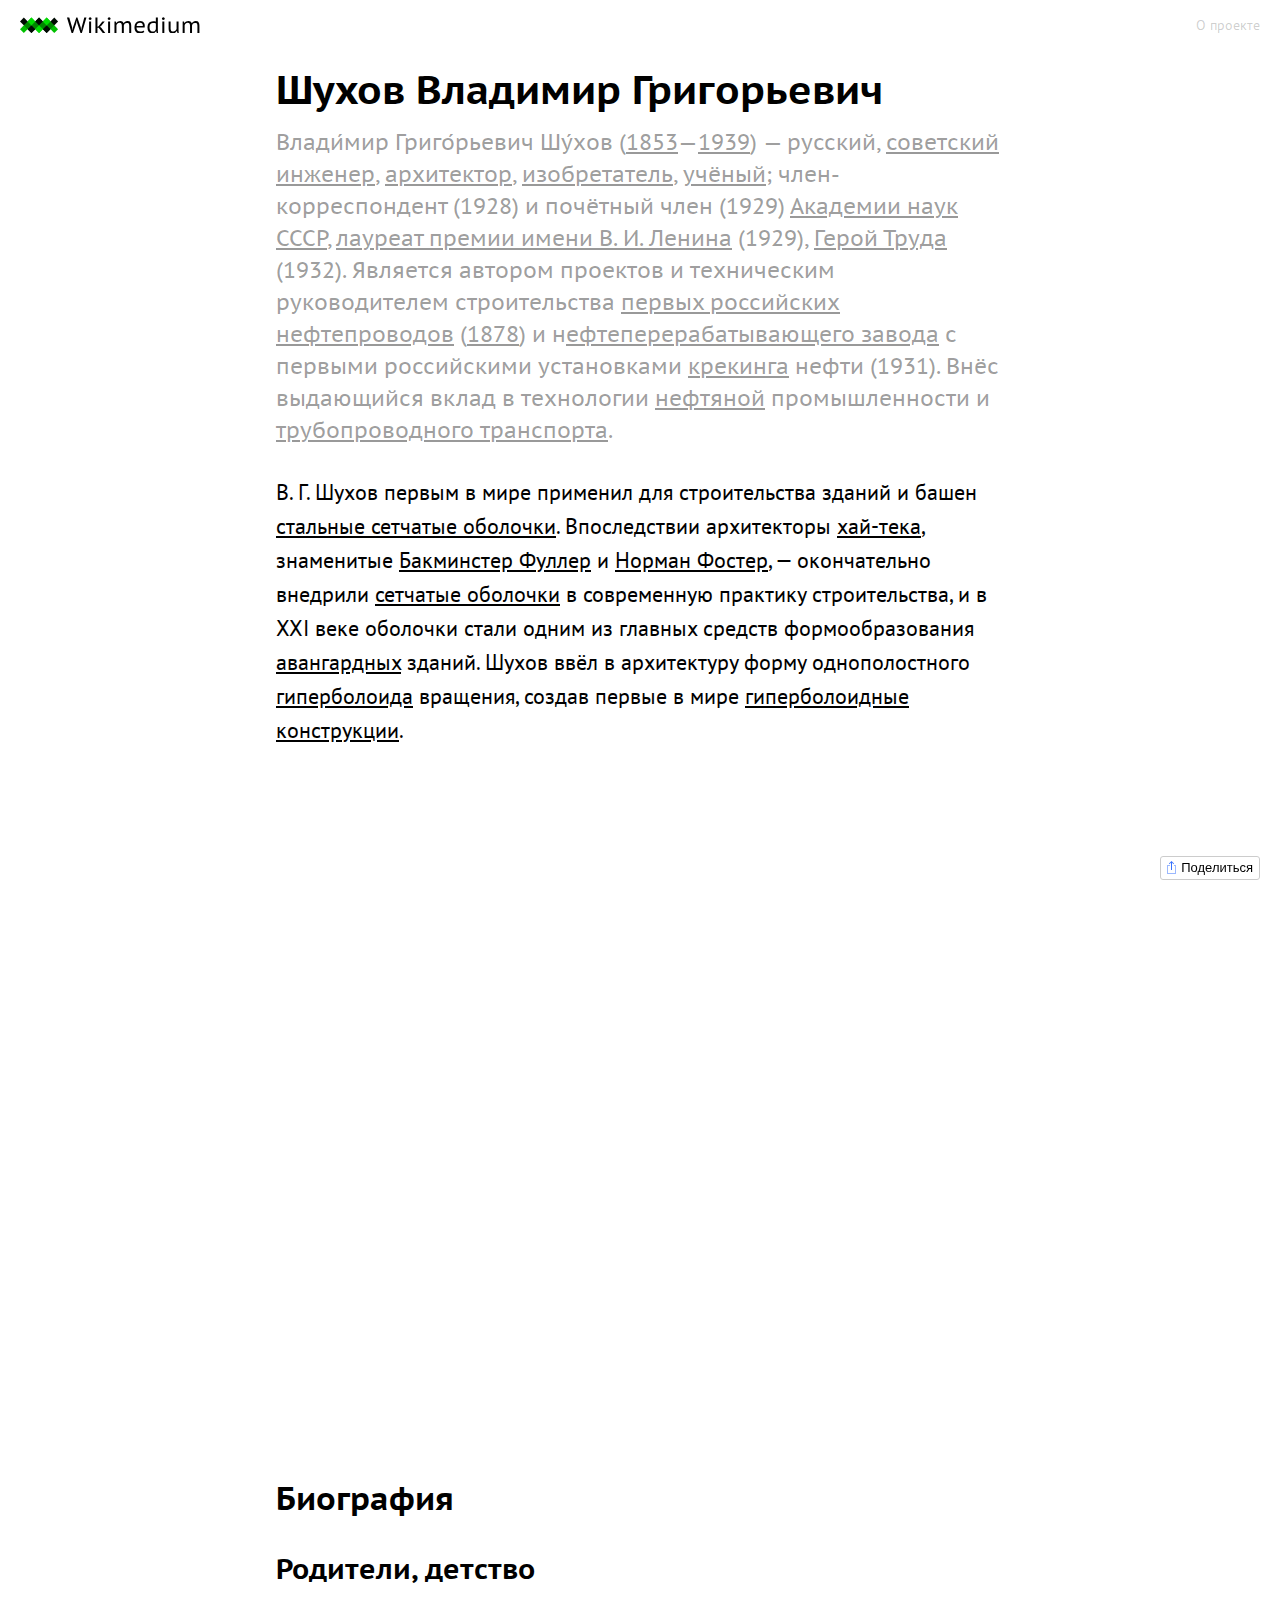
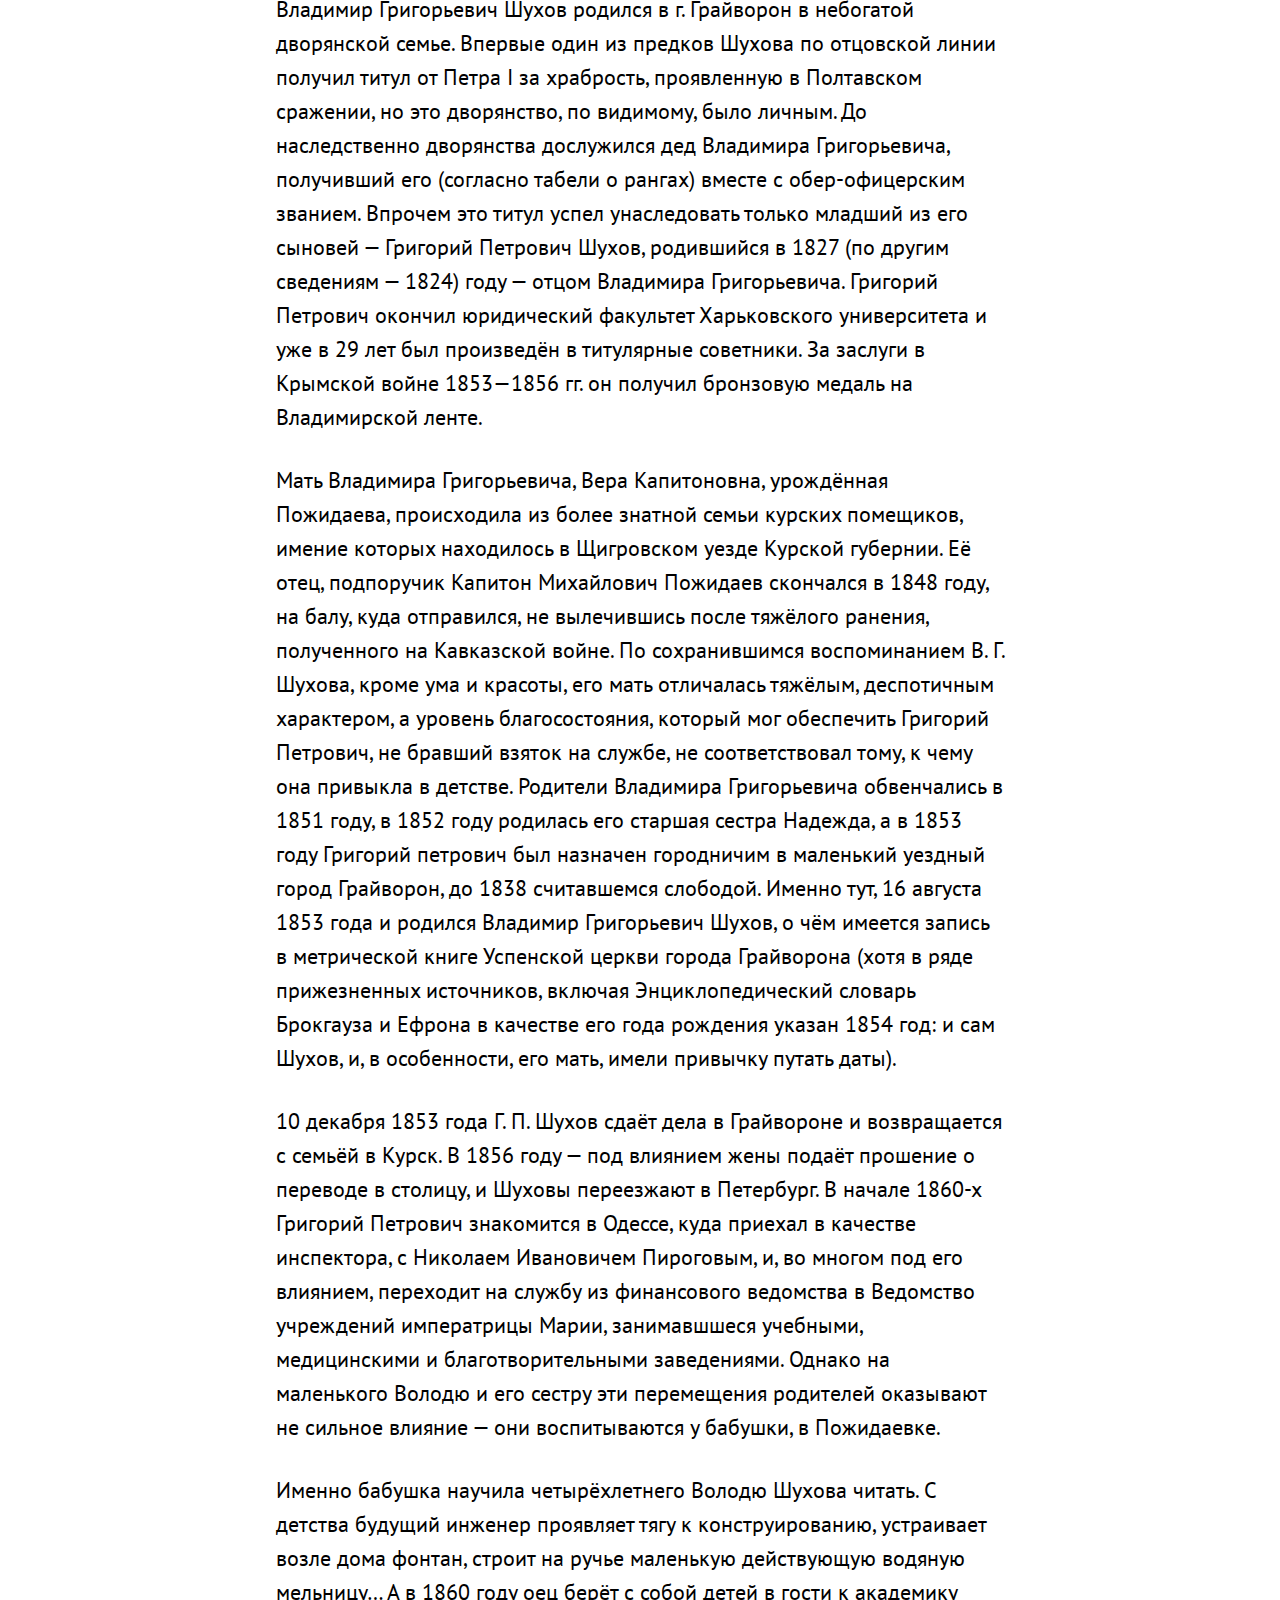
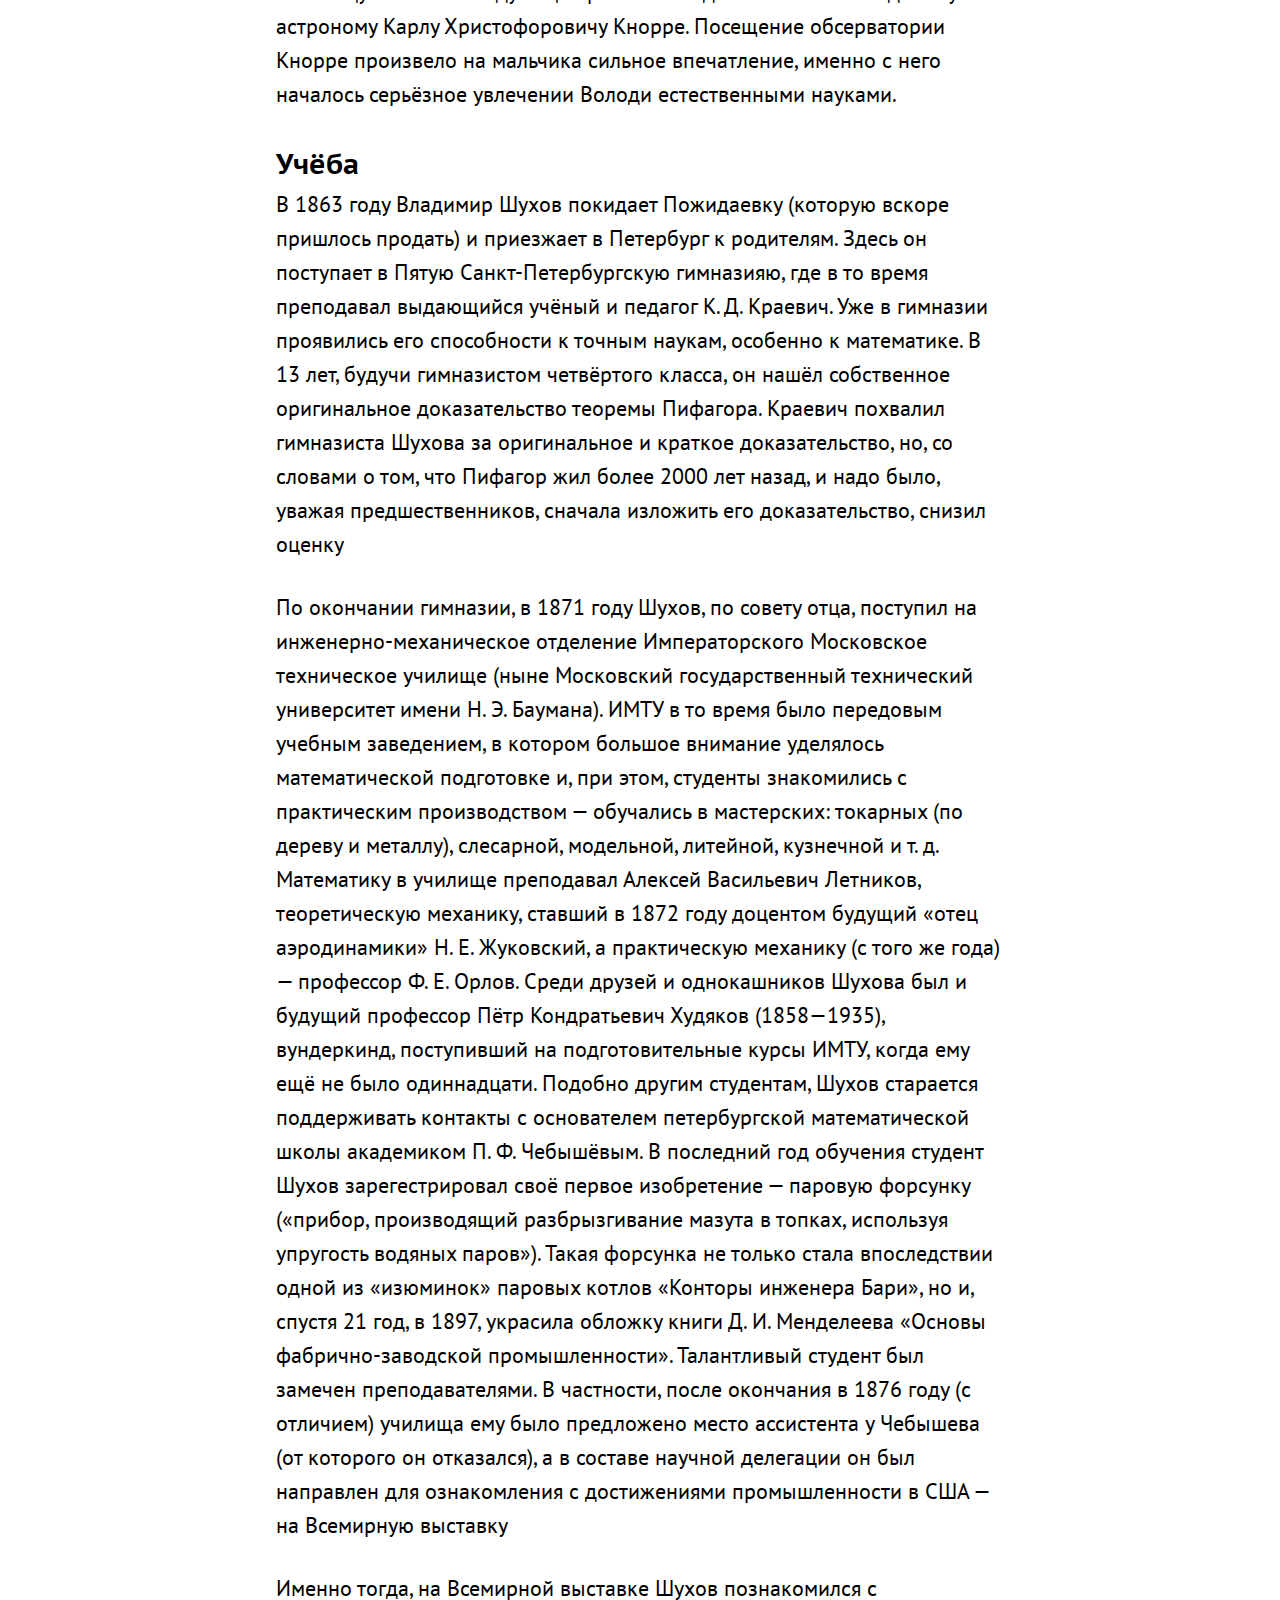
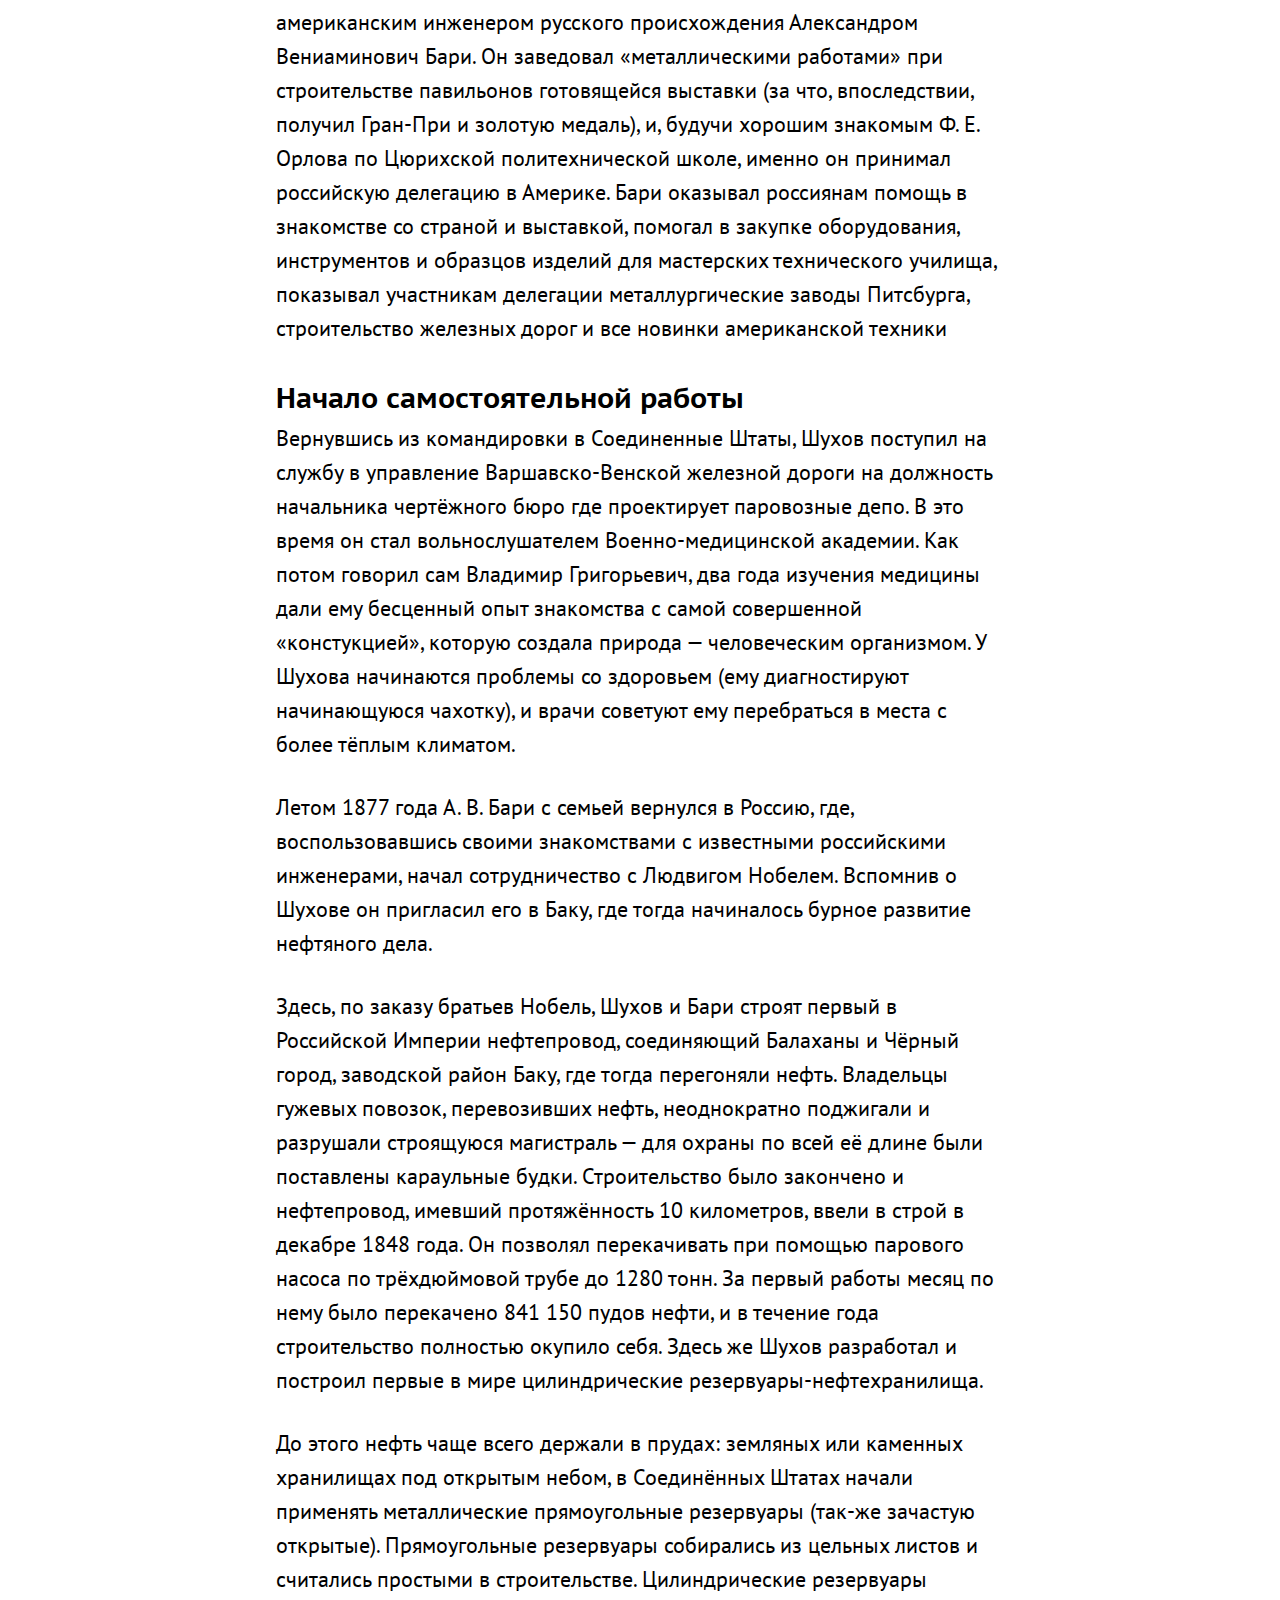
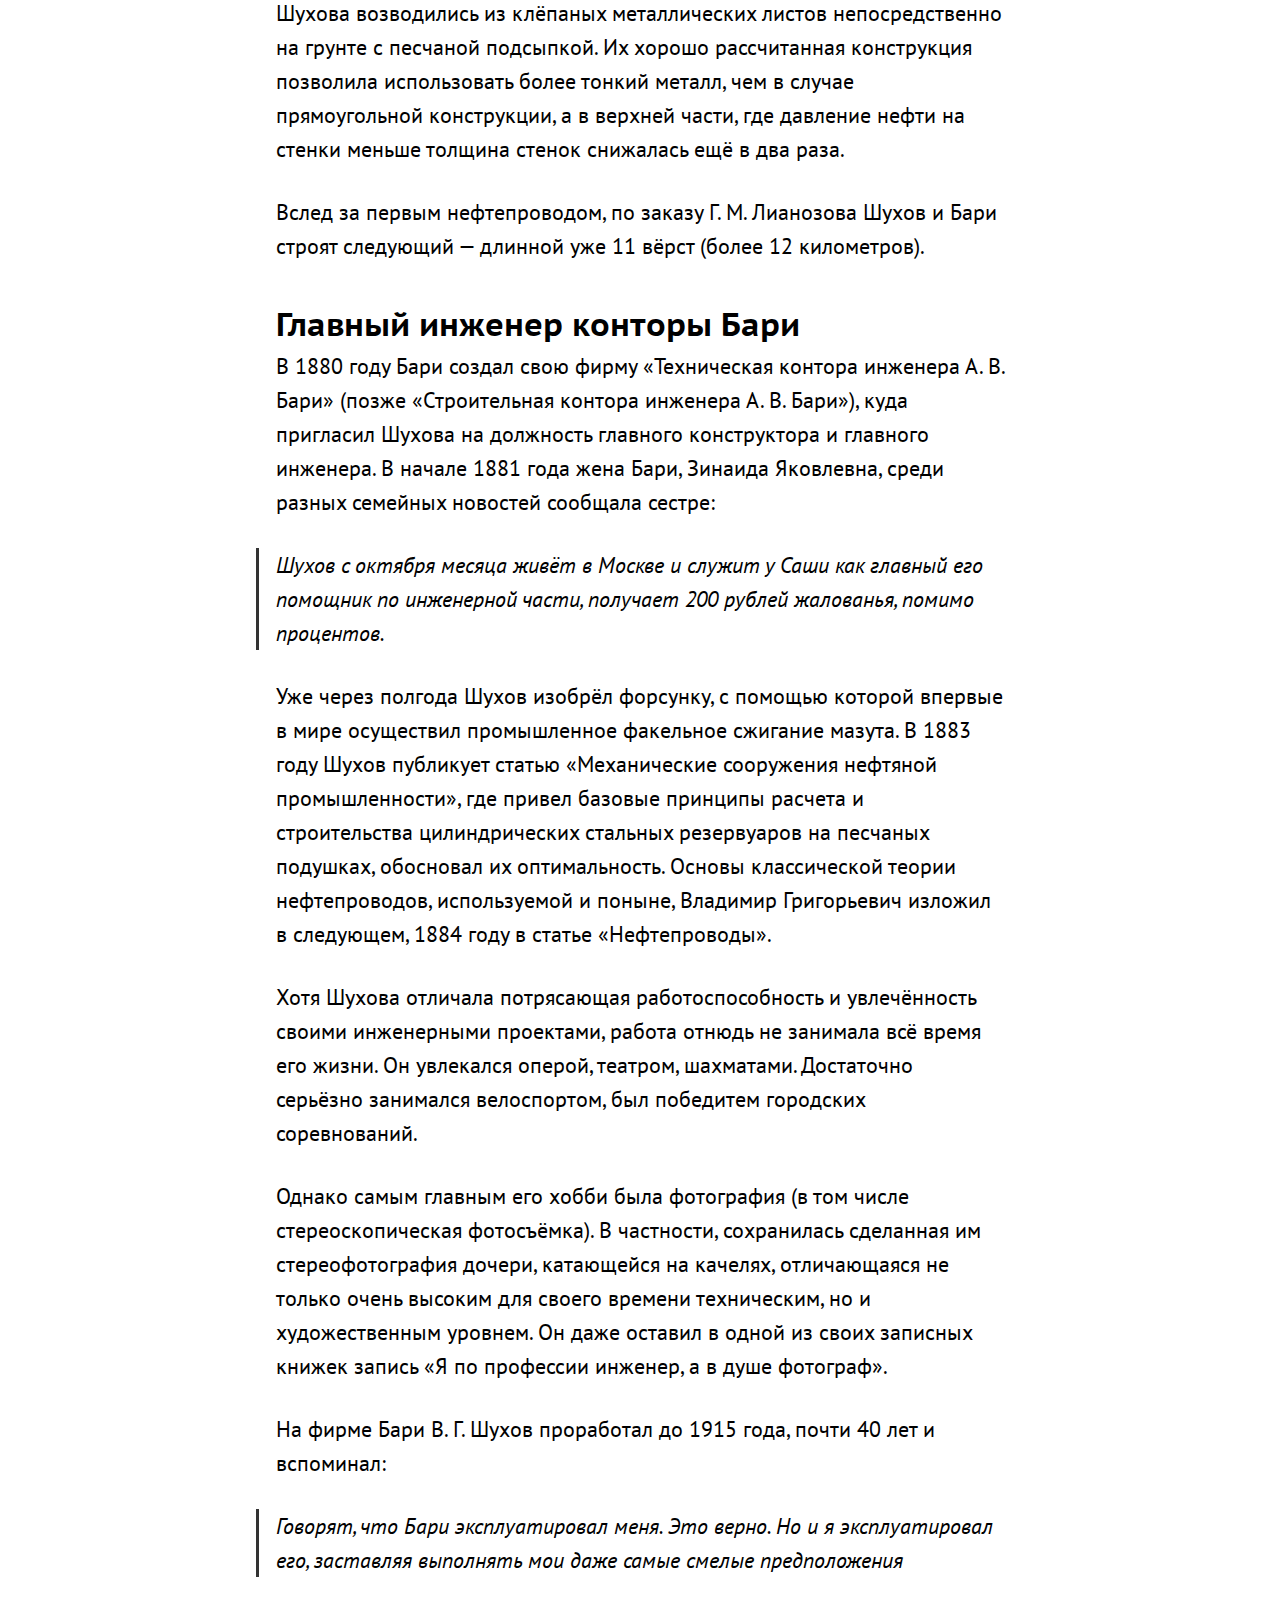
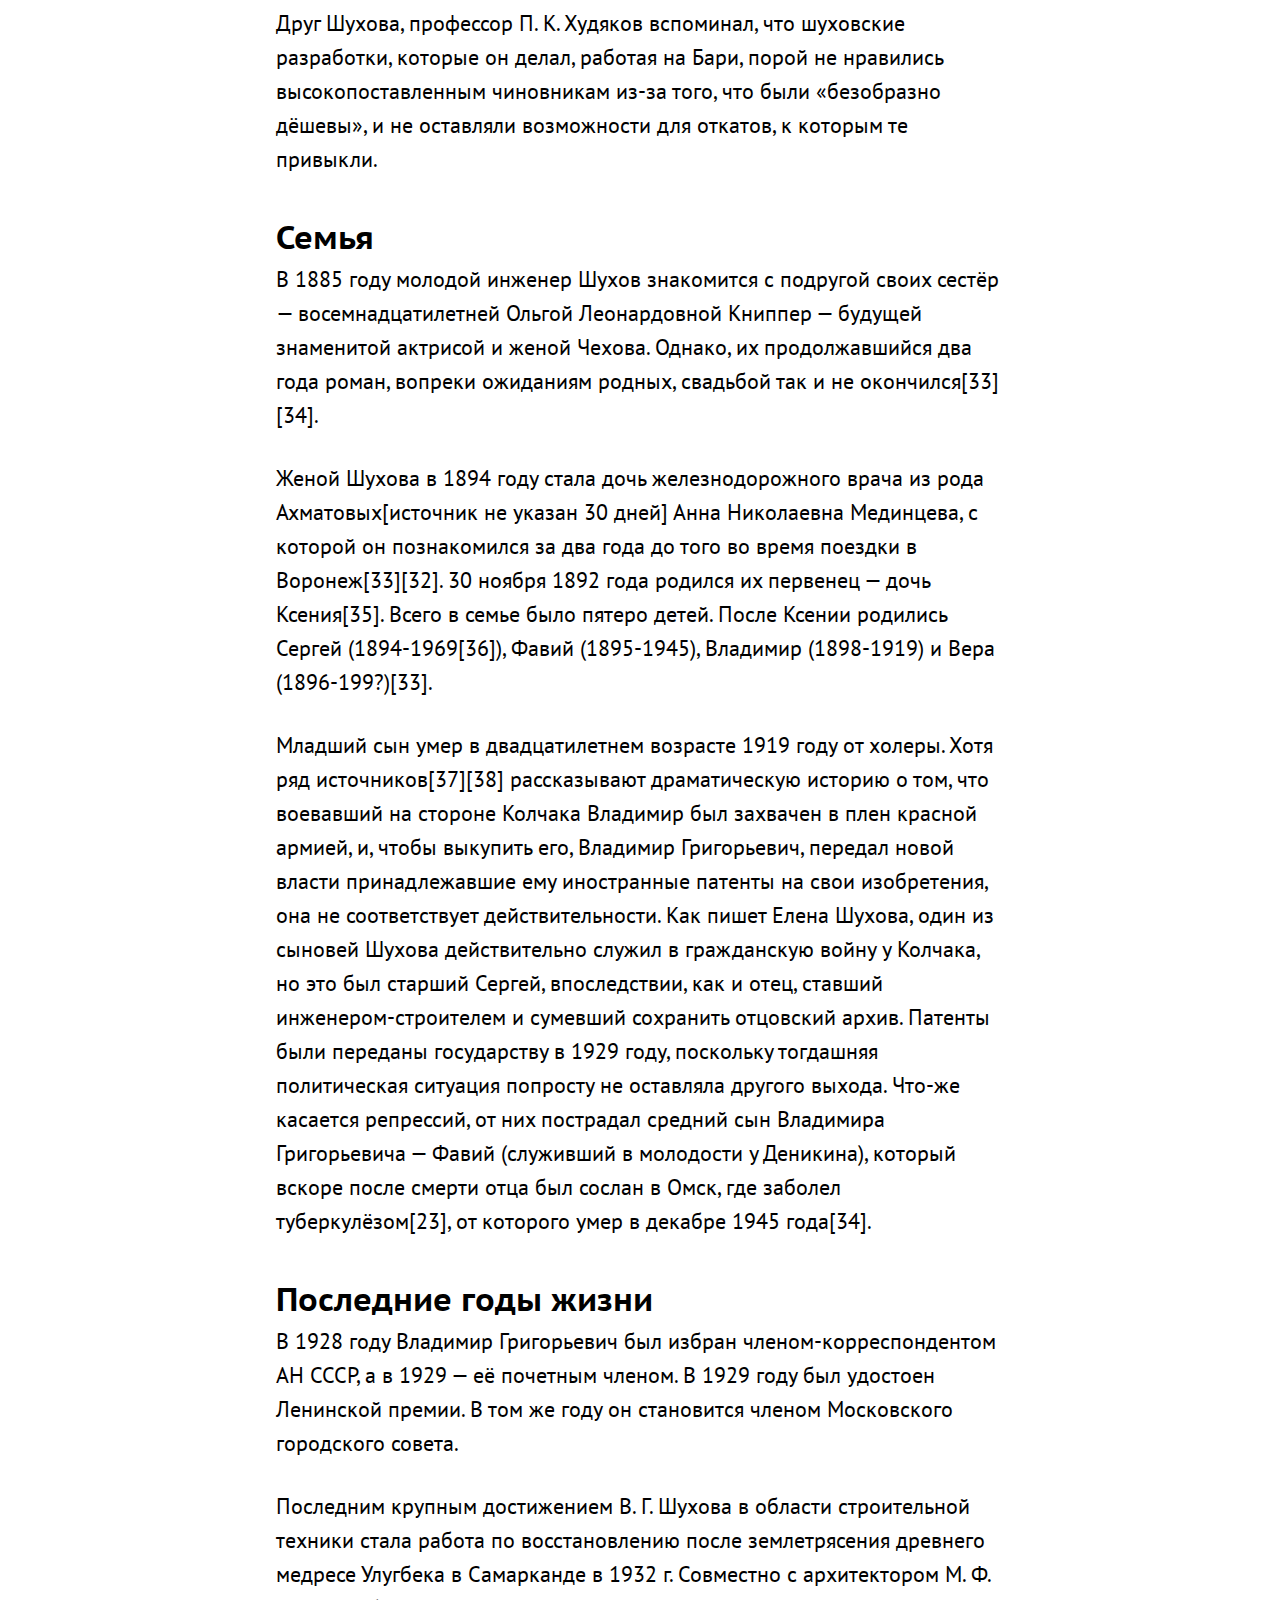
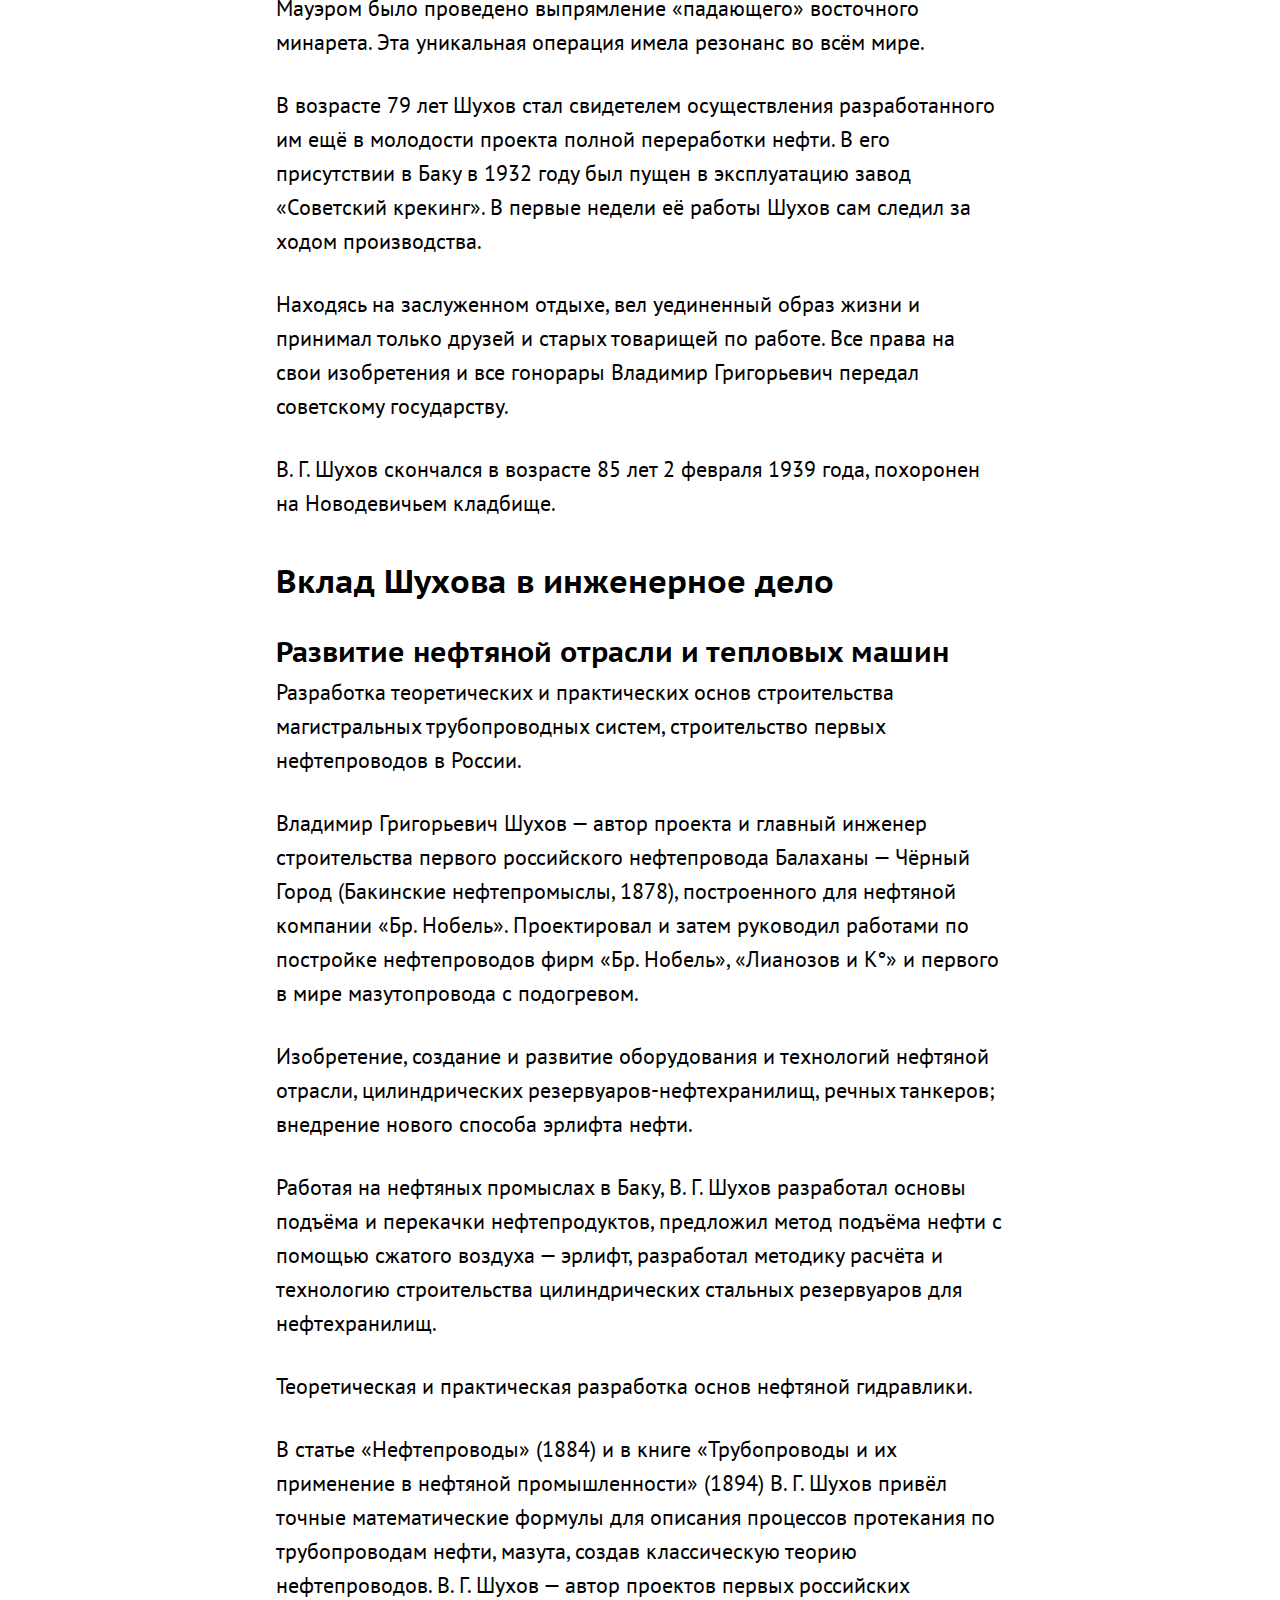
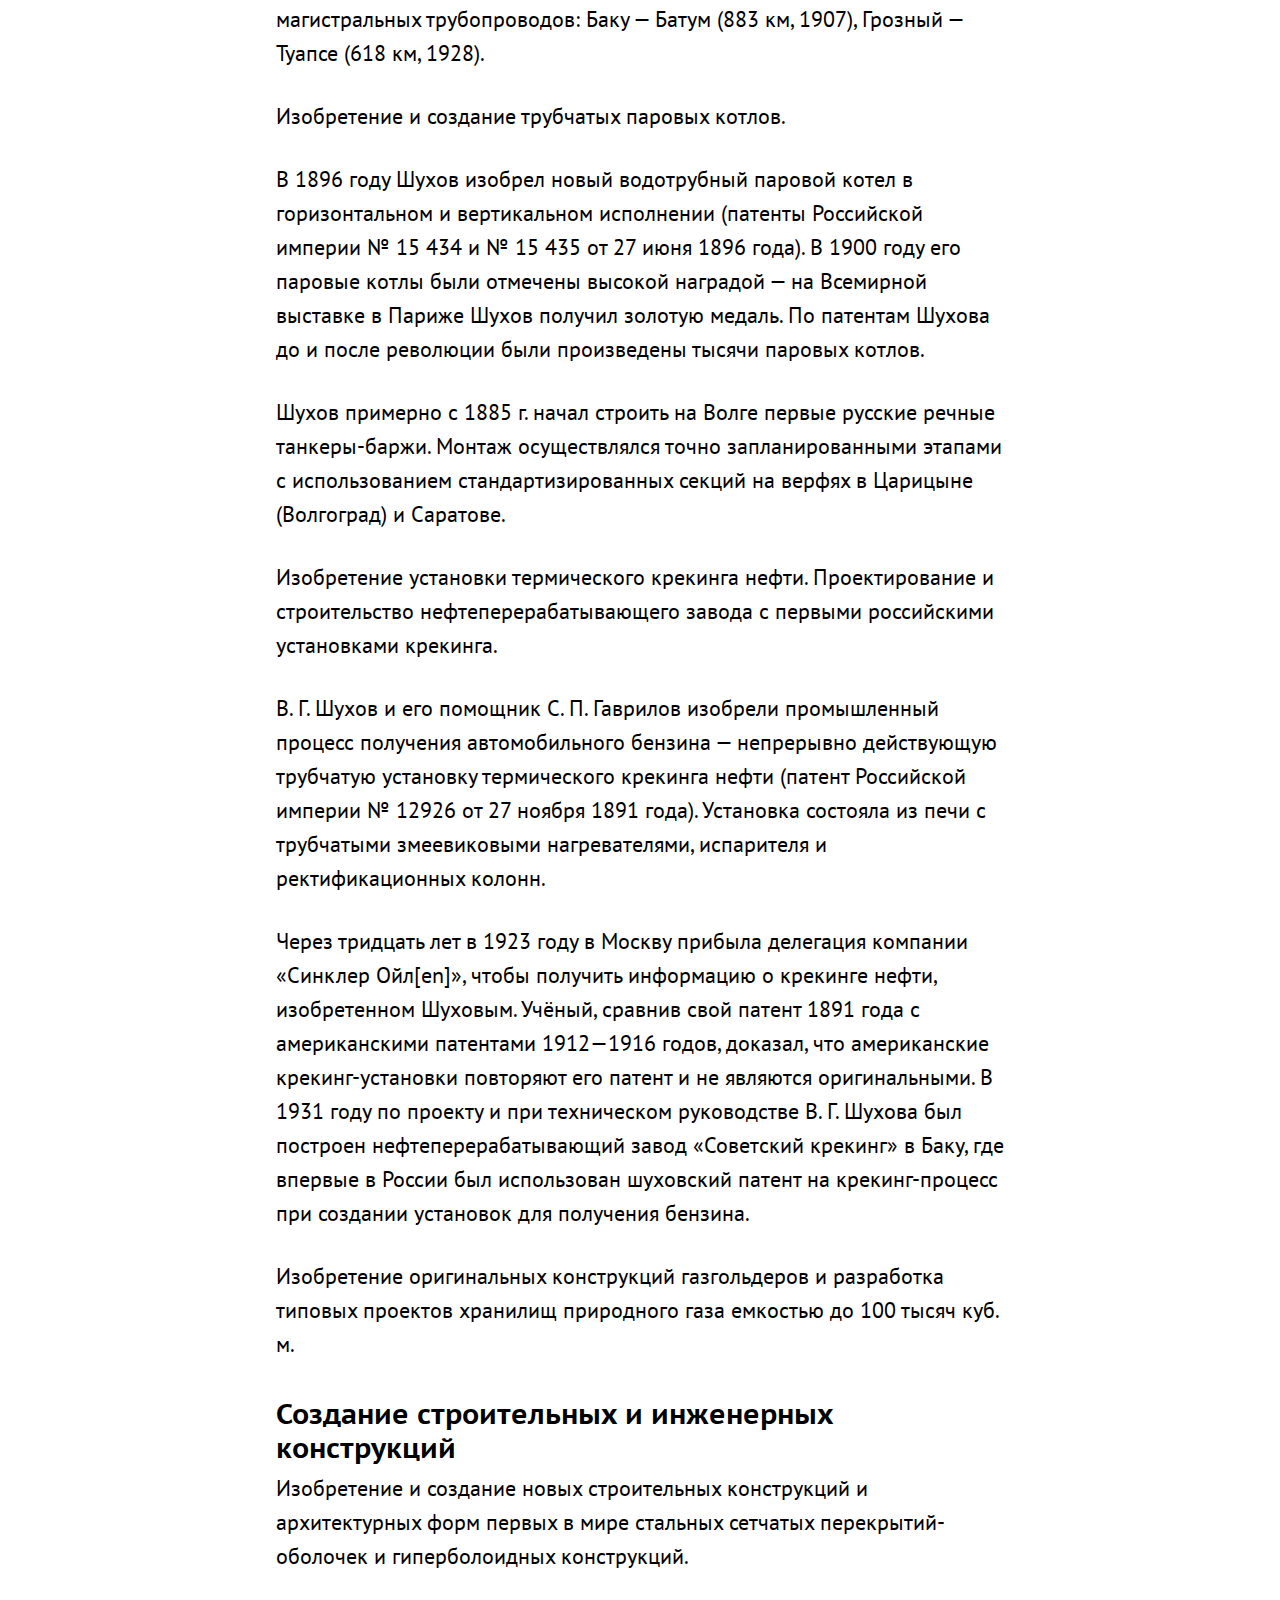
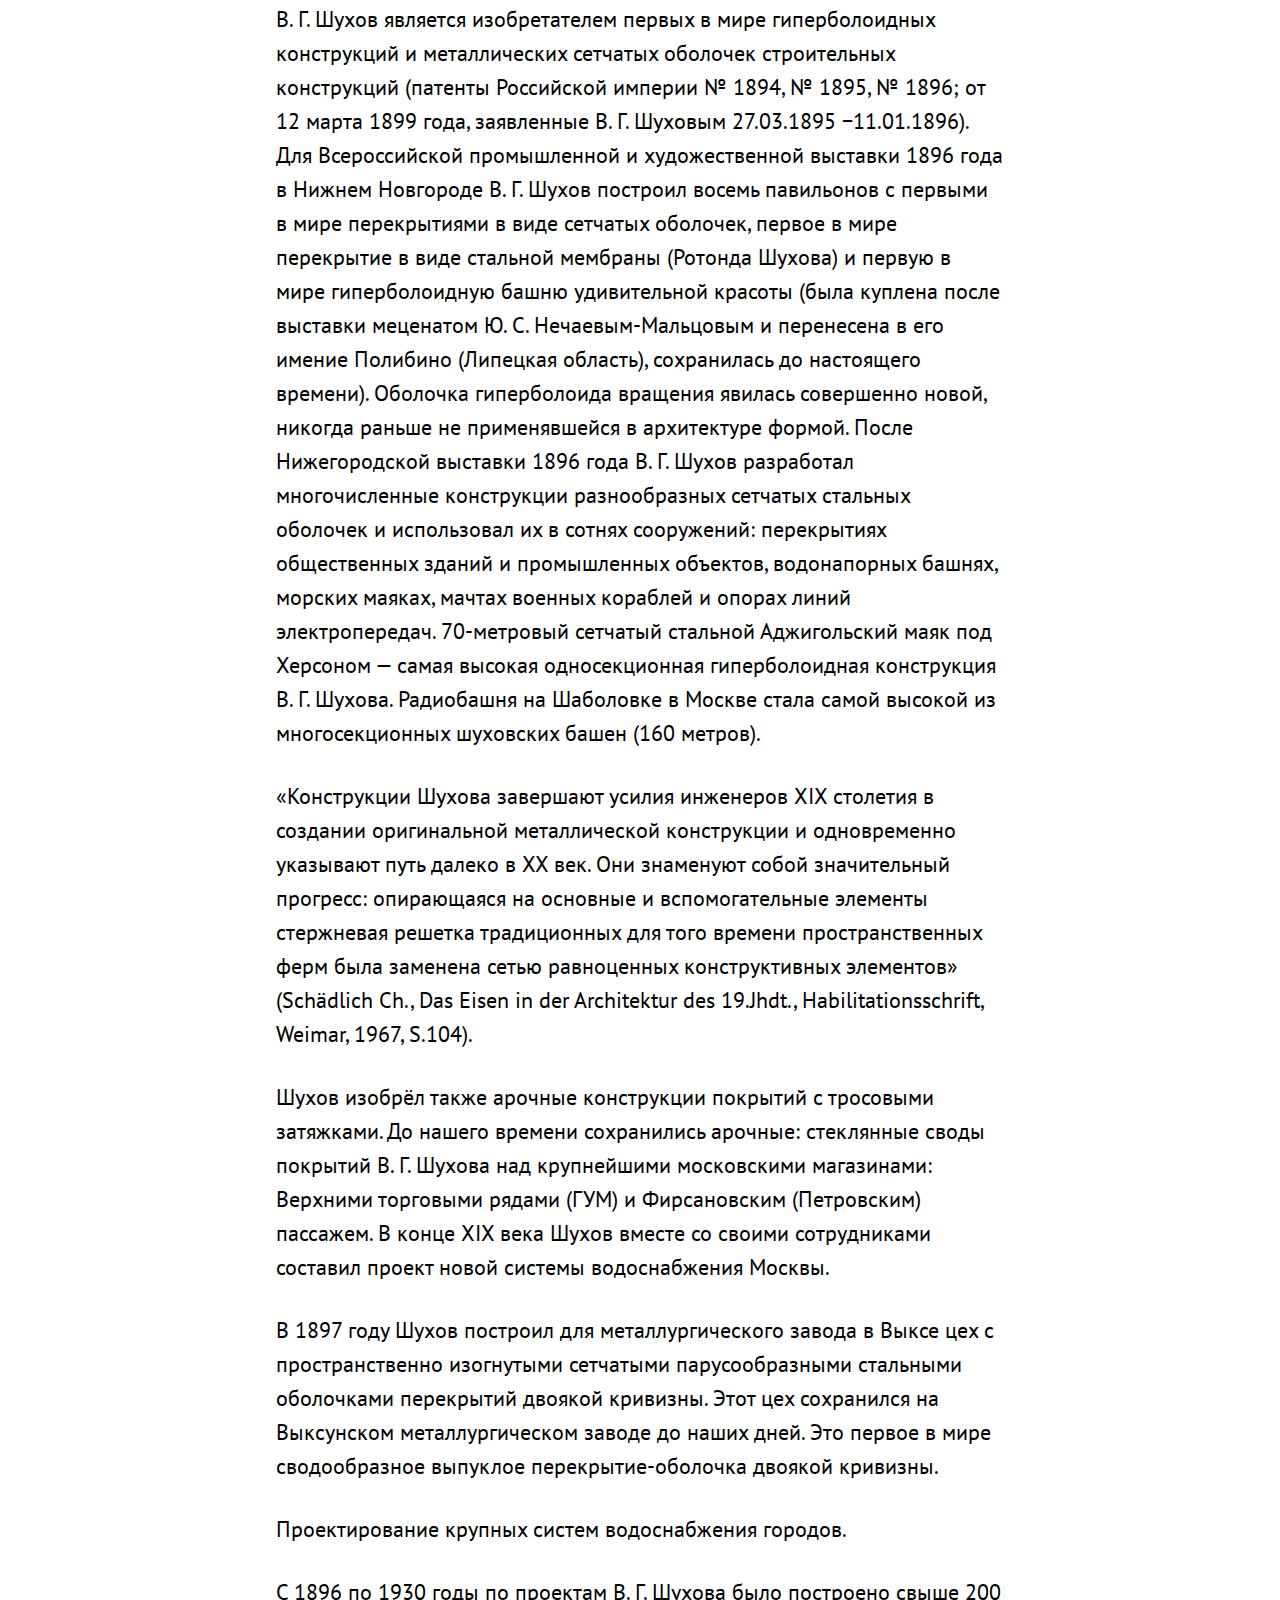
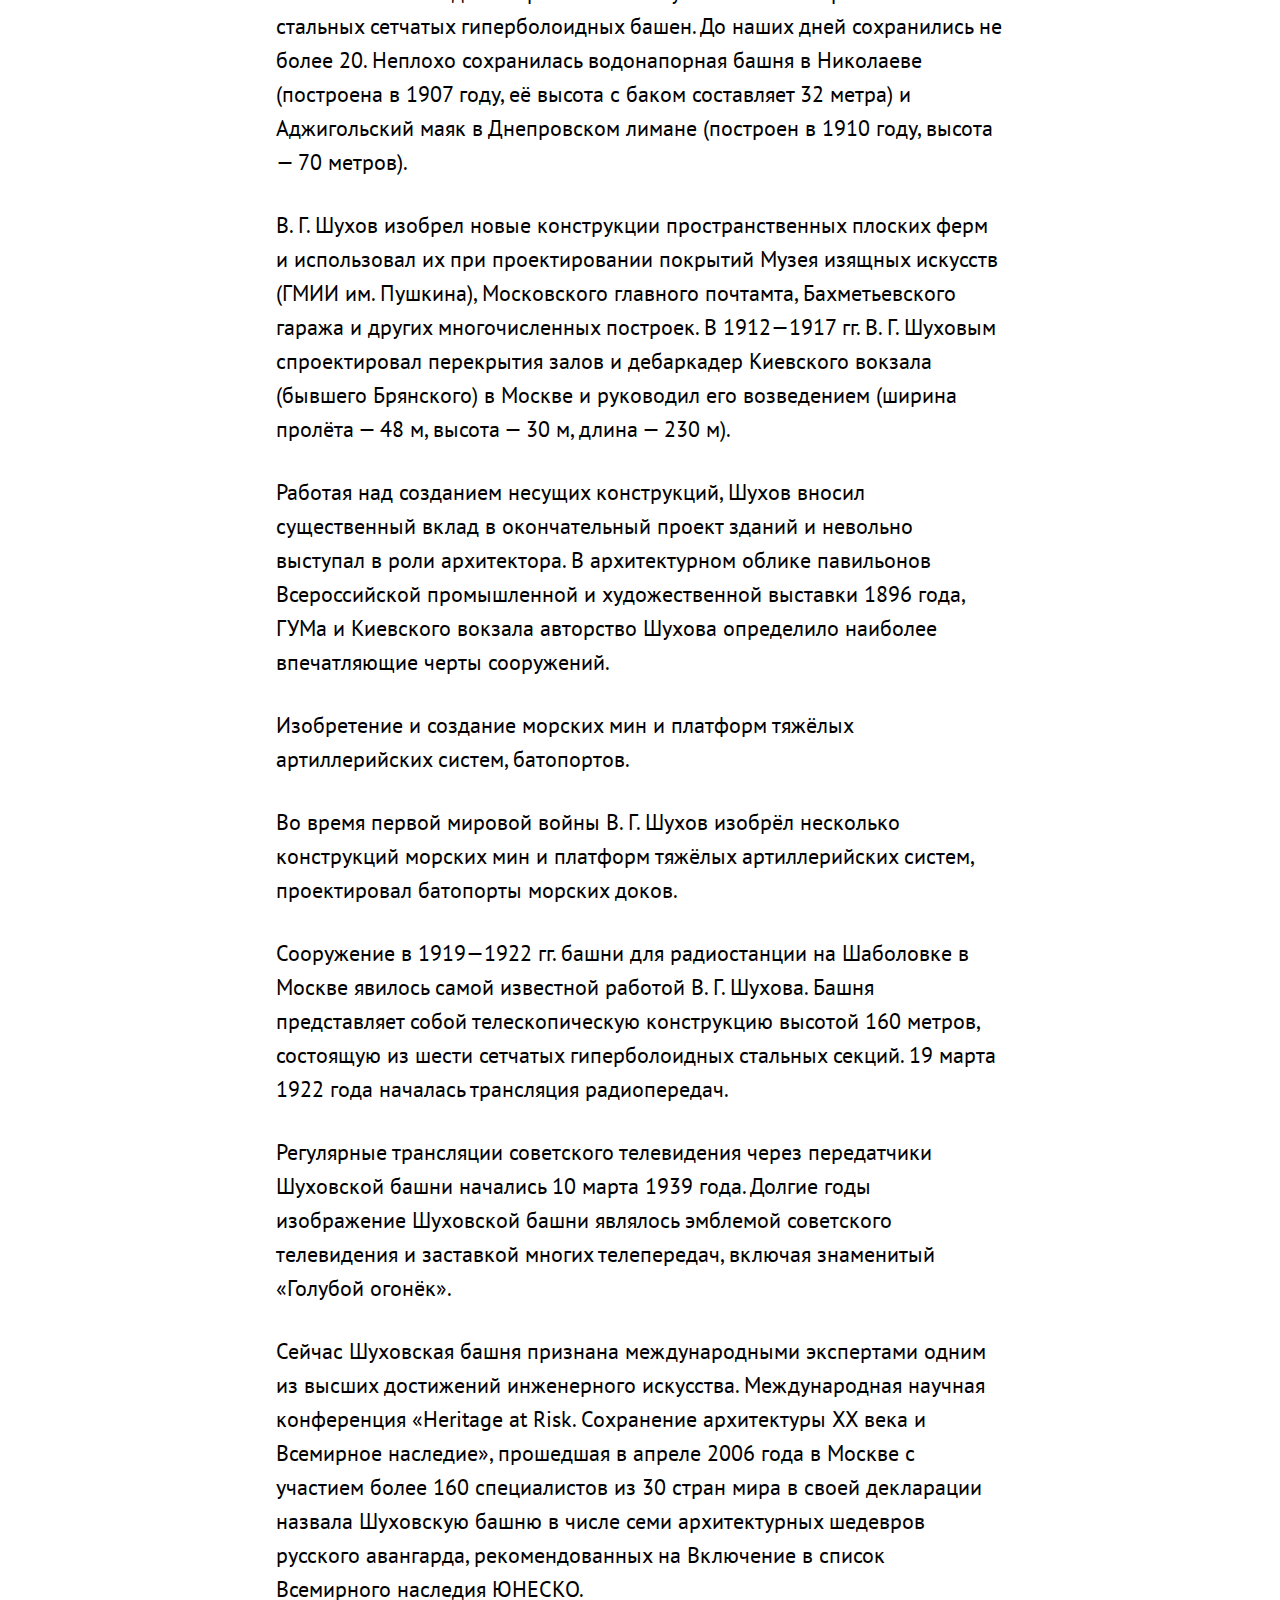
<file: posts/shukhov.html>
<!DOCTYPE html>
<!DOCTYPE html>
<html>
  <head>
    <meta charset="utf-8">
    <meta name="viewport" content="width=device-width">

    <title>Шухов Владимир Григорьевич - Wikimedium</title>

    <meta name="description" content="Статья Дом Наркомфина из Википедии, свёрстанная студентами для обучения основам веб-вёерстки в рамках образовательного проекта Hack Exchange.">
    <meta name="keywords" content="hack, exchange, html, css, javascript, hse, design">

    <meta property="og:type" content="article">
    <meta property="og:url" content="http://wikimedium.hack.exchange/posts/shukhov.html">
    <meta property="og:title" content="Шухов - Wikimedium">
    <meta property="og:description" content="Статья про Шухова из Википедии, свёрстанная студентами для обучения основам веб-вёрстки в рамках образовательного проекта Hack Exchange.">
    <meta property="og:image" content="httpp://wikimedium.hack.exchange/images/posts/shukhov.jpg">

    <link rel="stylesheet" href="../stylesheets/style.css">
    <link rel="icon" type"image/x-icon" href="../favicon.ico">
    <link rel="icon" type"image/x-icon" href="../favicon.png">

    <script src="../javascripts/jquery-3.1.1.js" charset="utf-8"></script>
    <script src="../javascripts/sidebar.js" charset="utf-8"></script>
    <script src="../javascripts/social-likes.min.js"></script>

  </head>

  <body>

    <nav class="menubar">
      <div>
        <a class="logo" href="../posts.html"> </a>
        <a class="about" href="../index.html">О проекте</a>
      </div>
    </nav>

    <nav class="sidebar">
      <ul>

        <li>
          <a href="#s1">Биография</a>
          <ul>
            <li>
              <a href="#s1s1">Родители, детство</a>
            </li>

            <li>
              <a href="#s1s2">Учёба</a>
            </li>

            <li>
              <a href="#s1s3">Начало самостоятельной работы</a>
            </li>
          </ul>
        </li>

        </li>
          <a href="#s2">Главный инженер конторы Бари</a>
        <li>

        <li>
          <a href="#s3">Семья</a>
        </li>

        <li>
          <a href="#s4">Последние годы жизни</a>
        </li>

        <li>
          <a href="#s5">Вклад Шухова в инженерное дело</a>
          <ul>
            <li>
              <a href="#s5s1">Развитие нефтяной отрасли и тепловых машин</a>
            </li>

            <li>
              <a href="#s5s2">Создание строительных и инженерных конструкцийУчёба</a>
            </li>

            <li>
              <a href="#s5s3">Фотогалерея конструкций</a>
            </li>
          </ul>
        </li>

        <li>
          <a href="#s6"> Названы в честь Шухова и носят его имя</a>
        </li>

        <li>
          <a href="#s7">Память</a>
        </li>

        <li>
          <a href="#s8">Библиография</a>
        </li>

        <li>
          <a href="#s9">Изобретения В. Г. Шухова</a>
        </li>

        <li>
          <a href="#s10">См. также</a>
        </li>

      </ul>
    </nav>

    <article>
      <p></p>
      <h1>Шухов Владимир Григорьевич</h1>
      <p>Влади́мир Григо́рьевич Шу́хов (<a href="https://ru.wikipedia.org/wiki/1853">1853</a>—<a href="https://ru.wikipedia.org/wiki/1939">1939</a>) — русский, <a href="https://ru.wikipedia.org/wiki/%D0%A1%D0%BE%D0%B2%D0%B5%D1%82%D1%81%D0%BA%D0%B8%D0%B9">советский</a> <a href="https://ru.wikipedia.org/wiki/%D0%98%D0%BD%D0%B6%D0%B5%D0%BD%D0%B5%D1%80">инженер</a>, <a href="https://ru.wikipedia.org/wiki/%D0%90%D1%80%D1%85%D0%B8%D1%82%D0%B5%D0%BA%D1%82%D0%BE%D1%80">архитектор</a>, <a href="https://ru.wikipedia.org/wiki/%D0%98%D0%B7%D0%BE%D0%B1%D1%80%D0%B5%D1%82%D0%B0%D1%82%D0%B5%D0%BB%D1%8C">изобретатель</a>, <a href="https://ru.wikipedia.org/wiki/%D0%A3%D1%87%D1%91%D0%BD%D1%8B%D0%B9">учёный</a>; член-корреспондент (1928) и почётный член (1929) <a href="https://ru.wikipedia.org/wiki/%D0%90%D0%BA%D0%B0%D0%B4%D0%B5%D0%BC%D0%B8%D1%8F_%D0%BD%D0%B0%D1%83%D0%BA_%D0%A1%D0%A1%D0%A1%D0%A0">Академии наук СССР</a>, <a href="https://ru.wikipedia.org/wiki/%D0%9B%D0%B0%D1%83%D1%80%D0%B5%D0%B0%D1%82%D1%8B_%D0%BF%D1%80%D0%B5%D0%BC%D0%B8%D0%B8_%D0%B8%D0%BC%D0%B5%D0%BD%D0%B8_%D0%92._%D0%98._%D0%9B%D0%B5%D0%BD%D0%B8%D0%BD%D0%B0">лауреат премии имени В. И. Ленина</a> (1929), <a href="https://ru.wikipedia.org/wiki/%D0%93%D0%B5%D1%80%D0%BE%D0%B9_%D0%A2%D1%80%D1%83%D0%B4%D0%B0">Герой Труда </a>(1932). Является автором проектов и техническим руководителем строительства <a href="https://ru.wikipedia.org/wiki/%D0%9F%D0%B5%D1%80%D0%B2%D1%8B%D0%B9_%D1%80%D0%BE%D1%81%D1%81%D0%B8%D0%B9%D1%81%D0%BA%D0%B8%D0%B9_%D0%BD%D0%B5%D1%84%D1%82%D0%B5%D0%BF%D1%80%D0%BE%D0%B2%D0%BE%D0%B4">первых российских нефтепроводов</a> (<a href="https://ru.wikipedia.org/wiki/1878">1878</a>) и н<a href="https://ru.wikipedia.org/wiki/%D0%9D%D0%B5%D1%84%D1%82%D0%B5%D0%BF%D0%B5%D1%80%D0%B5%D1%80%D0%B0%D0%B1%D0%B0%D1%82%D1%8B%D0%B2%D0%B0%D1%8E%D1%89%D0%B8%D0%B9_%D0%B7%D0%B0%D0%B2%D0%BE%D0%B4">ефтеперерабатывающего завода</a> с первыми российскими установками <a href="https://ru.wikipedia.org/wiki/%D0%9A%D1%80%D0%B5%D0%BA%D0%B8%D0%BD%D0%B3">крекинга</a> нефти (1931). Внёс выдающийся вклад в технологии <a href="https://ru.wikipedia.org/wiki/%D0%9D%D0%B5%D1%84%D1%82%D1%8C">нефтяной</a> промышленности и <a href="https://ru.wikipedia.org/wiki/%D0%9D%D0%B5%D1%84%D1%82%D0%B5%D0%BF%D1%80%D0%BE%D0%B2%D0%BE%D0%B4">трубопроводного транспорта</a>.</p>
      <p>В. Г. Шухов первым в мире применил для строительства зданий и башен <a href="https://ru.wikipedia.org/wiki/%D0%A1%D0%B5%D1%82%D1%87%D0%B0%D1%82%D0%B0%D1%8F_%D0%BE%D0%B1%D0%BE%D0%BB%D0%BE%D1%87%D0%BA%D0%B0_(%D0%B0%D1%80%D1%85%D0%B8%D1%82%D0%B5%D0%BA%D1%82%D1%83%D1%80%D0%B0)">стальные сетчатые оболочки</a>. Впоследствии архитекторы <a href="https://ru.wikipedia.org/wiki/%D0%A5%D0%B0%D0%B9-%D1%82%D0%B5%D0%BA_(%D1%81%D1%82%D0%B8%D0%BB%D1%8C)">хай-тека</a>, знаменитые <a href="https://ru.wikipedia.org/wiki/%D0%A4%D1%83%D0%BB%D0%BB%D0%B5%D1%80,_%D0%91%D0%B0%D0%BA%D0%BC%D0%B8%D0%BD%D1%81%D1%82%D0%B5%D1%80">Бакминстер Фуллер</a> и <a href="https://ru.wikipedia.org/wiki/%D0%A4%D0%BE%D1%81%D1%82%D0%B5%D1%80,_%D0%9D%D0%BE%D1%80%D0%BC%D0%B0%D0%BD">Норман Фостер</a>, — окончательно внедрили <a href="https://ru.wikipedia.org/wiki/%D0%A1%D0%B5%D1%82%D1%87%D0%B0%D1%82%D0%B0%D1%8F_%D0%BE%D0%B1%D0%BE%D0%BB%D0%BE%D1%87%D0%BA%D0%B0_(%D0%B0%D1%80%D1%85%D0%B8%D1%82%D0%B5%D0%BA%D1%82%D1%83%D1%80%D0%B0)">сетчатые оболочки</a> в современную практику строительства, и в XXI веке оболочки стали одним из главных средств формообразования <a href="https://ru.wikipedia.org/wiki/%D0%90%D0%B2%D0%B0%D0%BD%D0%B3%D0%B0%D1%80%D0%B4_(%D0%B8%D1%81%D0%BA%D1%83%D1%81%D1%81%D1%82%D0%B2%D0%BE)">авангардных</a> зданий. Шухов ввёл в архитектуру форму однополостного <a href="https://ru.wikipedia.org/wiki/%D0%93%D0%B8%D0%BF%D0%B5%D1%80%D0%B1%D0%BE%D0%BB%D0%BE%D0%B8%D0%B4">гиперболоида</a> вращения, создав первые в мире <a href="https://ru.wikipedia.org/wiki/%D0%93%D0%B8%D0%BF%D0%B5%D1%80%D0%B1%D0%BE%D0%BB%D0%BE%D0%B8%D0%B4%D0%BD%D1%8B%D0%B5_%D0%BA%D0%BE%D0%BD%D1%81%D1%82%D1%80%D1%83%D0%BA%D1%86%D0%B8%D0%B8">гиперболоидные конструкции</a>.</p>

      <iframe width="auto" height="auto" src="https://www.youtube.com/embed/NMllaxuWp94" frameborder="0" allowfullscreen></iframe>

      <h2 id="s1">Биография</h2>
      <h3 id="s1s1">Родители, детство</h3>
      <p>Владимир Григорьевич Шухов родился в г. Грайворон в небогатой дворянской семье. Впервые один из предков Шухова по отцовской линии получил титул от Петра I за храбрость, проявленную в Полтавском сражении, но это дворянство, по видимому, было личным. До наследственно дворянства дослужился дед Владимира Григорьевича, получивший его (согласно табели о рангах) вместе с обер-офицерским званием. Впрочем это титул успел унаследовать только младший из его сыновей — Григорий Петрович Шухов, родившийся в 1827 (по другим сведениям — 1824) году — отцом Владимира Григорьевича. Григорий Петрович окончил юридический факультет Харьковского университета и уже в 29 лет был произведён в титулярные советники. За заслуги в Крымской войне 1853—1856 гг. он получил бронзовую медаль на Владимирской ленте.</p>
      <p>Мать Владимира Григорьевича, Вера Капитоновна, урождённая Пожидаева, происходила из более знатной семьи курских помещиков, имение которых находилось в Щигровском уезде Курской губернии. Её отец, подпоручик Капитон Михайлович Пожидаев скончался в 1848 году, на балу, куда отправился, не вылечившись после тяжёлого ранения, полученного на Кавказской войне. По сохранившимся воспоминанием В. Г. Шухова, кроме ума и красоты, его мать отличалась тяжёлым, деспотичным характером, а уровень благосостояния, который мог обеспечить Григорий Петрович, не бравший взяток на службе, не соответствовал тому, к чему она привыкла в детстве. Родители Владимира Григорьевича обвенчались в 1851 году, в 1852 году родилась его старшая сестра Надежда, а в 1853 году Григорий петрович был назначен городничим в маленький уездный город Грайворон, до 1838 считавшемся слободой. Именно тут, 16 августа 1853 года и родился Владимир Григорьевич Шухов, о чём имеется запись в метрической книге Успенской церкви города Грайворона (хотя в ряде прижезненных источников, включая Энциклопедический словарь Брокгауза и Ефрона в качестве его года рождения указан 1854 год: и сам Шухов, и, в особенности, его мать, имели привычку путать даты).</p>
      <p>10 декабря 1853 года Г. П. Шухов сдаёт дела в Грайвороне и возвращается с семьёй в Курск. В 1856 году — под влиянием жены подаёт прошение о переводе в столицу, и Шуховы переезжают в Петербург. В начале 1860-х Григорий Петрович знакомится в Одессе, куда приехал в качестве инспектора, с Николаем Ивановичем Пироговым, и, во многом под его влиянием, переходит на службу из финансового ведомства в Ведомство учреждений императрицы Марии, занимавшшеся учебными, медицинскими и благотворительными заведениями. Однако на маленького Володю и его сестру эти перемещения родителей оказывают не сильное влияние — они воспитываются у бабушки, в Пожидаевке.</p>
      <p>Именно бабушка научила четырёхлетнего Володю Шухова читать. С детства будущий инженер проявляет тягу к конструированию, устраивает возле дома фонтан, строит на ручье маленькую действующую водяную мельницу… А в 1860 году оец берёт с собой детей в гости к академику астроному Карлу Христофоровичу Кнорре. Посещение обсерватории Кнорре произвело на мальчика сильное впечатление, именно с него началось серьёзное увлечении Володи естественными науками.</p>

      <h3 id="s1s2">Учёба</h3>
      <p>В 1863 году Владимир Шухов покидает Пожидаевку (которую вскоре пришлось продать) и приезжает в Петербург к родителям. Здесь он поступает в Пятую Санкт-Петербургскую гимназияю, где в то время преподавал выдающийся учёный и педагог К. Д. Краевич. Уже в гимназии проявились его способности к точным наукам, особенно к математике. В 13 лет, будучи гимназистом четвёртого класса, он нашёл собственное оригинальное доказательство теоремы Пифагора. Краевич похвалил гимназиста Шухова за оригинальное и краткое доказательство, но, со словами о том, что Пифагор жил более 2000 лет назад, и надо было, уважая предшественников, сначала изложить его доказательство, снизил оценку</p>
      <p>По окончании гимназии, в 1871 году Шухов, по совету отца, поступил на инженерно-механическое отделение Императорского Московское техническое училище (ныне Московский государственный технический университет имени Н. Э. Баумана). ИМТУ в то время было передовым учебным заведением, в котором большое внимание уделялось математической подготовке и, при этом, студенты знакомились с практическим производством — обучались в мастерских: токарных (по дереву и металлу), слесарной, модельной, литейной, кузнечной и т. д. Математику в училище преподавал Алексей Васильевич Летников, теоретическую механику, ставший в 1872 году доцентом будущий «отец аэродинамики» Н. Е. Жуковский, а практическую механику (с того же года) — профессор Ф. Е. Орлов. Среди друзей и однокашников Шухова был и будущий профессор Пётр Кондратьевич Худяков (1858—1935), вундеркинд, поступивший на подготовительные курсы ИМТУ, когда ему ещё не было одиннадцати. Подобно другим студентам, Шухов старается поддерживать контакты с основателем петербургской математической школы академиком П. Ф. Чебышёвым. В последний год обучения студент Шухов зарегестрировал своё первое изобретение — паровую форсунку («прибор, производящий разбрызгивание мазута в топках, используя упругость водяных паров»). Такая форсунка не только стала впоследствии одной из «изюминок» паровых котлов «Конторы инженера Бари», но и, спустя 21 год, в 1897, украсила обложку книги Д. И. Менделеева «Основы фабрично-заводской промышленности». Талантливый студент был замечен преподавателями. В частности, после окончания в 1876 году (с отличием) училища ему было предложено место ассистента у Чебышева (от которого он отказался), а в составе научной делегации он был направлен для ознакомления с достижениями промышленности в США — на Всемирную выставку</p>
      <p>Именно тогда, на Всемирной выставке Шухов познакомился с американским инженером русского происхождения Александром Вениаминович Бари. Он заведовал «металлическими работами» при строительстве павильонов готовящейся выставки (за что, впоследствии, получил Гран-При и золотую медаль), и, будучи хорошим знакомым Ф. Е. Орлова по Цюрихской политехнической школе, именно он принимал российскую делегацию в Америке. Бари оказывал россиянам помощь в знакомстве со страной и выставкой, помогал в закупке оборудования, инструментов и образцов изделий для мастерских технического училища, показывал участникам делегации металлургические заводы Питсбурга, строительство железных дорог и все новинки американской техники</p>

      <h3 id="s1s3">Начало самостоятельной работы</h3>
      <p>Вернувшись из командировки в Соединенные Штаты, Шухов поступил на службу в управление Варшавско-Венской железной дороги на должность начальника чертёжного бюро где проектирует паровозные депо. В это время он стал вольнослушателем Военно-медицинской академии. Как потом говорил сам Владимир Григорьевич, два года изучения медицины дали ему бесценный опыт знакомства с самой совершенной «констукцией», которую создала природа — человеческим организмом. У Шухова начинаются проблемы со здоровьем (ему диагностируют начинающуюся чахотку), и врачи советуют ему перебраться в места с более тёплым климатом.</p>
      <p>Летом 1877 года А. В. Бари с семьей вернулся в Россию, где, воспользовавшись своими знакомствами с известными российскими инженерами, начал сотрудничество с Людвигом Нобелем. Вспомнив о Шухове он пригласил его в Баку, где тогда начиналось бурное развитие нефтяного дела.</p>
      <p>Здесь, по заказу братьев Нобель, Шухов и Бари строят первый в Российской Империи нефтепровод, соединяющий Балаханы и Чёрный город, заводской район Баку, где тогда перегоняли нефть. Владельцы гужевых повозок, перевозивших нефть, неоднократно поджигали и разрушали строящуюся магистраль — для охраны по всей её длине были поставлены караульные будки. Строительство было закончено и нефтепровод, имевший протяжённость 10 километров, ввели в строй в декабре 1848 года. Он позволял перекачивать при помощью парового насоса по трёхдюймовой трубе до 1280 тонн. За первый работы месяц по нему было перекачено 841 150 пудов нефти, и в течение года строительство полностью окупило себя. Здесь же Шухов разработал и построил первые в мире цилиндрические резервуары-нефтехранилища.</p>
      <p>До этого нефть чаще всего держали в прудах: земляных или каменных хранилищах под открытым небом, в Соединённых Штатах начали применять металлические прямоугольные резервуары (так-же зачастую открытые). Прямоугольные резервуары собирались из цельных листов и считались простыми в строительстве. Цилиндрические резервуары Шухова возводились из клёпаных металлических листов непосредственно на грунте с песчаной подсыпкой. Их хорошо рассчитанная конструкция позволила использовать более тонкий металл, чем в случае прямоугольной конструкции, а в верхней части, где давление нефти на стенки меньше толщина стенок снижалась ещё в два раза.</p>
      <p>Вслед за первым нефтепроводом, по заказу Г. М. Лианозова Шухов и Бари строят следующий — длинной уже 11 вёрст (более 12 километров).</p>

      <h2 id="s2">Главный инженер конторы Бари</h2>
      <p>В 1880 году Бари создал свою фирму «Техническая контора инженера А. В. Бари» (позже «Строительная контора инженера А. В. Бари»), куда пригласил Шухова на должность главного конструктора и главного инженера. В начале 1881 года жена Бари, Зинаида Яковлевна, среди разных семейных новостей сообщала сестре:</p>
      <blockquote>Шухов с октября месяца живёт в Москве и служит у Саши как главный его помощник по инженерной части, получает 200 рублей жалованья, помимо процентов.</blockquote>
      <p>Уже через полгода Шухов изобрёл форсунку, с помощью которой впервые в мире осуществил промышленное факельное сжигание мазута. В 1883 году Шухов публикует статью «Механические сооружения нефтяной промышленности», где привел базовые принципы расчета и строительства цилиндрических стальных резервуаров на песчаных подушках, обосновал их оптимальность. Основы классической теории нефтепроводов, используемой и поныне, Владимир Григорьевич изложил в следующем, 1884 году в статье «Нефтепроводы».</p>
      <p>Хотя Шухова отличала потрясающая работоспособность и увлечённость своими инженерными проектами, работа отнюдь не занимала всё время его жизни. Он увлекался оперой, театром, шахматами. Достаточно серьёзно занимался велоспортом, был победитем городских соревнований.</p>
      <p>Однако самым главным его хобби была фотография (в том числе стереоскопическая фотосъёмка). В частности, сохранилась сделанная им стереофотография дочери, катающейся на качелях, отличающаяся не только очень высоким для своего времени техническим, но и художественным уровнем. Он даже оставил в одной из своих записных книжек запись «Я по профессии инженер, а в душе фотограф».</p>
      <p>На фирме Бари В. Г. Шухов проработал до 1915 года, почти 40 лет и вспоминал:</p>
      <blockquote>Говорят, что Бари эксплуатировал меня. Это верно. Но и я эксплуатировал его, заставляя выполнять мои даже самые смелые предположения</blockquote>
      <p>Друг Шухова, профессор П. К. Худяков вспоминал, что шуховские разработки, которые он делал, работая на Бари, порой не нравились высокопоставленным чиновникам из-за того, что были «безобразно дёшевы», и не оставляли возможности для откатов, к которым те привыкли.</p>

      <h2 id="s3">Семья</h2>
      <p>В 1885 году молодой инженер Шухов знакомится с подругой своих сестёр — восемнадцатилетней Ольгой Леонардовной Книппер — будущей знаменитой актрисой и женой Чехова. Однако, их продолжавшийся два года роман, вопреки ожиданиям родных, свадьбой так и не окончился[33][34].</p>
      <p>Женой Шухова в 1894 году стала дочь железнодорожного врача из рода Ахматовых[источник не указан 30 дней] Анна Николаевна Мединцева, с которой он познакомился за два года до того во время поездки в Воронеж[33][32]. 30 ноября 1892 года родился их первенец — дочь Ксения[35]. Всего в семье было пятеро детей. После Ксении родились Сергей (1894-1969[36]), Фавий (1895-1945), Владимир (1898-1919) и Вера (1896-199?)[33].</p>
      <p>Младший сын умер в двадцатилетнем возрасте 1919 году от холеры. Хотя ряд источников[37][38] рассказывают драматическую историю о том, что воевавший на стороне Колчака Владимир был захвачен в плен красной армией, и, чтобы выкупить его, Владимир Григорьевич, передал новой власти принадлежавшие ему иностранные патенты на свои изобретения, она не соответствует действительности. Как пишет Елена Шухова, один из сыновей Шухова действительно служил в гражданскую войну у Колчака, но это был старший Сергей, впоследствии, как и отец, ставший инженером-строителем и сумевший сохранить отцовский архив. Патенты были переданы государству в 1929 году, поскольку тогдашняя политическая ситуация попросту не оставляла другого выхода. Что-же касается репрессий, от них пострадал средний сын Владимира Григорьевича — Фавий (служивший в молодости у Деникина), который вскоре после смерти отца был сослан в Омск, где заболел туберкулёзом[23], от которого умер в декабре 1945 года[34].</p>

      <h2 id="s4">Последние годы жизни</h2>
      <p>В 1928 году Владимир Григорьевич был избран членом-корреспондентом АН СССР, а в 1929 — её почетным членом. В 1929 году был удостоен Ленинской премии. В том же году он становится членом Московского городского совета.</p>
      <p>Последним крупным достижением В. Г. Шухова в области строительной техники стала работа по восстановлению после землетрясения древнего медресе Улугбека в Самарканде в 1932 г. Совместно с архитектором М. Ф. Мауэром было проведено выпрямление «падающего» восточного минарета. Эта уникальная операция имела резонанс во всём мире.</p>
      <p>В возрасте 79 лет Шухов стал свидетелем осуществления разработанного им ещё в молодости проекта полной переработки нефти. В его присутствии в Баку в 1932 году был пущен в эксплуатацию завод «Советский крекинг». В первые недели её работы Шухов сам следил за ходом производства.</p>
      <p>Находясь на заслуженном отдыхе, вел уединенный образ жизни и принимал только друзей и старых товарищей по работе. Все права на свои изобретения и все гонорары Владимир Григорьевич передал советскому государству.</p>
      <p>В. Г. Шухов скончался в возрасте 85 лет 2 февраля 1939 года, похоронен на Новодевичьем кладбище.</p>

      <h2 id="s5">Вклад Шухова в инженерное дело</h2>

      <h3 id="s5s1">Развитие нефтяной отрасли и тепловых машин</h3>
      <p>Разработка теоретических и практических основ строительства магистральных трубопроводных систем, строительство первых нефтепроводов в России.</p>
      <p>Владимир Григорьевич Шухов — автор проекта и главный инженер строительства первого российского нефтепровода Балаханы — Чёрный Город (Бакинские нефтепромыслы, 1878), построенного для нефтяной компании «Бр. Нобель». Проектировал и затем руководил работами по постройке нефтепроводов фирм «Бр. Нобель», «Лианозов и К°» и первого в мире мазутопровода с подогревом.</p>
      <p>Изобретение, создание и развитие оборудования и технологий нефтяной отрасли, цилиндрических резервуаров-нефтехранилищ, речных танкеров; внедрение нового способа эрлифта нефти.</p>
      <p>Работая на нефтяных промыслах в Баку, В. Г. Шухов разработал основы подъёма и перекачки нефтепродуктов, предложил метод подъёма нефти с помощью сжатого воздуха — эрлифт, разработал методику расчёта и технологию строительства цилиндрических стальных резервуаров для нефтехранилищ.</p>
      <p>Теоретическая и практическая разработка основ нефтяной гидравлики.</p>
      <p>В статье «Нефтепроводы» (1884) и в книге «Трубопроводы и их применение в нефтяной промышленности» (1894) В. Г. Шухов привёл точные математические формулы для описания процессов протекания по трубопроводам нефти, мазута, создав классическую теорию нефтепроводов. В. Г. Шухов — автор проектов первых российских магистральных трубопроводов: Баку — Батум (883 км, 1907), Грозный — Туапсе (618 км, 1928).</p>
      <p>Изобретение и создание трубчатых паровых котлов.</p>
      <p>В 1896 году Шухов изобрел новый водотрубный паровой котел в горизонтальном и вертикальном исполнении (патенты Российской империи № 15 434 и № 15 435 от 27 июня 1896 года). В 1900 году его паровые котлы были отмечены высокой наградой — на Всемирной выставке в Париже Шухов получил золотую медаль. По патентам Шухова до и после революции были произведены тысячи паровых котлов.</p>
      <p>Шухов примерно с 1885 г. начал строить на Волге первые русские речные танкеры-баржи. Монтаж осуществлялся точно запланированными этапами с использованием стандартизированных секций на верфях в Царицыне (Волгоград) и Саратове.</p>
      <p>Изобретение установки термического крекинга нефти. Проектирование и строительство нефтеперерабатывающего завода с первыми российскими установками крекинга.</p>
      <p>В. Г. Шухов и его помощник С. П. Гаврилов изобрели промышленный процесс получения автомобильного бензина — непрерывно действующую трубчатую установку термического крекинга нефти (патент Российской империи № 12926 от 27 ноября 1891 года). Установка состояла из печи с трубчатыми змеевиковыми нагревателями, испарителя и ректификационных колонн.</p>
      <p>Через тридцать лет в 1923 году в Москву прибыла делегация компании «Синклер Ойл[en]», чтобы получить информацию о крекинге нефти, изобретенном Шуховым. Учёный, сравнив свой патент 1891 года с американскими патентами 1912—1916 годов, доказал, что американские крекинг-установки повторяют его патент и не являются оригинальными. В 1931 году по проекту и при техническом руководстве В. Г. Шухова был построен нефтеперерабатывающий завод «Советский крекинг» в Баку, где впервые в России был использован шуховский патент на крекинг-процесс при создании установок для получения бензина.</p>
      <p>Изобретение оригинальных конструкций газгольдеров и разработка типовых проектов хранилищ природного газа емкостью до 100 тысяч куб. м.</p>

      <h3 id="s5s2">Создание строительных и инженерных конструкций</h3>
      <p>Изобретение и создание новых строительных конструкций и архитектурных форм первых в мире стальных сетчатых перекрытий-оболочек и гиперболоидных конструкций.</p>
      <p>В. Г. Шухов является изобретателем первых в мире гиперболоидных конструкций и металлических сетчатых оболочек строительных конструкций (патенты Российской империи № 1894, № 1895, № 1896; от 12 марта 1899 года, заявленные В. Г. Шуховым 27.03.1895 −11.01.1896). Для Всероссийской промышленной и художественной выставки 1896 года в Нижнем Новгороде В. Г. Шухов построил восемь павильонов с первыми в мире перекрытиями в виде сетчатых оболочек, первое в мире перекрытие в виде стальной мембраны (Ротонда Шухова) и первую в мире гиперболоидную башню удивительной красоты (была куплена после выставки меценатом Ю. С. Нечаевым-Мальцовым и перенесена в его имение Полибино (Липецкая область), сохранилась до настоящего времени). Оболочка гиперболоида вращения явилась совершенно новой, никогда раньше не применявшейся в архитектуре формой. После Нижегородской выставки 1896 года В. Г. Шухов разработал многочисленные конструкции разнообразных сетчатых стальных оболочек и использовал их в сотнях сооружений: перекрытиях общественных зданий и промышленных объектов, водонапорных башнях, морских маяках, мачтах военных кораблей и опорах линий электропередач. 70-метровый сетчатый стальной Аджигольский маяк под Херсоном — самая высокая односекционная гиперболоидная конструкция В. Г. Шухова. Радиобашня на Шаболовке в Москве стала самой высокой из многосекционных шуховских башен (160 метров).</p>
      <p>«Конструкции Шухова завершают усилия инженеров XIX столетия в создании оригинальной металлической конструкции и одновременно указывают путь далеко в XX век. Они знаменуют собой значительный прогресс: опирающаяся на основные и вспомогательные элементы стержневая решетка традиционных для того времени пространственных ферм была заменена сетью равноценных конструктивных элементов» (Schädlich Ch., Das Eisen in der Architektur des 19.Jhdt., Habilitationsschrift, Weimar, 1967, S.104).</p>
      <p>Шухов изобрёл также арочные конструкции покрытий с тросовыми затяжками. До нашего времени сохранились арочные: стеклянные своды покрытий В. Г. Шухова над крупнейшими московскими магазинами: Верхними торговыми рядами (ГУМ) и Фирсановским (Петровским) пассажем. В конце XIX века Шухов вместе со своими сотрудниками составил проект новой системы водоснабжения Москвы.</p>
      <p>В 1897 году Шухов построил для металлургического завода в Выксе цех с пространственно изогнутыми сетчатыми парусообразными стальными оболочками перекрытий двоякой кривизны. Этот цех сохранился на Выксунском металлургическом заводе до наших дней. Это первое в мире сводообразное выпуклое перекрытие-оболочка двоякой кривизны.</p>
      <p>Проектирование крупных систем водоснабжения городов.</p>
      <p>С 1896 по 1930 годы по проектам В. Г. Шухова было построено свыше 200 стальных сетчатых гиперболоидных башен. До наших дней сохранились не более 20. Неплохо сохранилась водонапорная башня в Николаеве (построена в 1907 году, её высота с баком составляет 32 метра) и Аджигольский маяк в Днепровском лимане (построен в 1910 году, высота — 70 метров).</p>
      <p>В. Г. Шухов изобрел новые конструкции пространственных плоских ферм и использовал их при проектировании покрытий Музея изящных искусств (ГМИИ им. Пушкина), Московского главного почтамта, Бахметьевского гаража и других многочисленных построек. В 1912—1917 гг. В. Г. Шуховым спроектировал перекрытия залов и дебаркадер Киевского вокзала (бывшего Брянского) в Москве и руководил его возведением (ширина пролёта — 48 м, высота — 30 м, длина — 230 м).</p>
      <p>Работая над созданием несущих конструкций, Шухов вносил существенный вклад в окончательный проект зданий и невольно выступал в роли архитектора. В архитектурном облике павильонов Всероссийской промышленной и художественной выставки 1896 года, ГУМа и Киевского вокзала авторство Шухова определило наиболее впечатляющие черты сооружений.</p>
      <p>Изобретение и создание морских мин и платформ тяжёлых артиллерийских систем, батопортов.</p>
      <p>Во время первой мировой войны В. Г. Шухов изобрёл несколько конструкций морских мин и платформ тяжёлых артиллерийских систем, проектировал батопорты морских доков.</p>
      <p>Сооружение в 1919—1922 гг. башни для радиостанции на Шаболовке в Москве явилось самой известной работой В. Г. Шухова. Башня представляет собой телескопическую конструкцию высотой 160 метров, состоящую из шести сетчатых гиперболоидных стальных секций. 19 марта 1922 года началась трансляция радиопередач.</p>
      <p>Регулярные трансляции советского телевидения через передатчики Шуховской башни начались 10 марта 1939 года. Долгие годы изображение Шуховской башни являлось эмблемой советского телевидения и заставкой многих телепередач, включая знаменитый «Голубой огонёк».</p>
      <p>Сейчас Шуховская башня признана международными экспертами одним из высших достижений инженерного искусства. Международная научная конференция «Heritage at Risk. Сохранение архитектуры XX века и Всемирное наследие», прошедшая в апреле 2006 года в Москве с участием более 160 специалистов из 30 стран мира в своей декларации назвала Шуховскую башню в числе семи архитектурных шедевров русского авангарда, рекомендованных на Включение в список Всемирного наследия ЮНЕСКО.</p>
      <p>Развитие методов проектирования стальных конструкций и строительной механики.</p>
      <p>В 1927—1929 гг. В. Г. Шухов, принимая участие в реализации плана ГОЭЛРО, превзошёл эту башенную конструкцию, построив три пары сетчатых многоярусных гиперболоидных опор перехода через реку Оку ЛЭП НиГРЭС в районе города Дзержинска под Нижним Новгородом.</p>
      <p>Шуховские башни в Москве и на Оке являются уникальными памятниками архитектуры русского авангарда.</p>

      <h3 id="s5s3">Фотогалерея конструкций</h3>

      <h2 id="s6">Названы в честь Шухова и носят его имя</h2>
      <ul>
        <li>Гиперболоидные сетчатые башни, соответствующие патенту В. Г. Шухова, построенные в России и за рубежом.</li>
        <li>Белгородский государственный технологический университет имени В. Г. Шухова</li>
        <li>Улица Шухова в Москве (бывший Сиротский переулок). Переименован в 1963 году. На ней (улице) находится знаменитая Шуховская радиобашня.</li>
        <li>Улица в Туле</li>
        <li>Улица в Сызрани</li>
        <li>Улица в Старом Осколе</li>
        <li>Парк в городе Грайворон</li>
        <li>Школа в городе Грайворон</li>
        <li>Золотая медаль имени В. Г. Шухова, присуждаемая за высшие инженерные достижения</li>
        <li>Шуховская башня в Бухаре, Узбекистан</li>
        <li>Шуховская башня в Николаеве, Украина</li>
        <li>Аудитория имени Шухова в Московском Архитектурном Институте</li>
        <li>Улица Шухова башня в Волхове</li>
      </ul>

      <h2 id="s7">Память</h2>
      <ul>
        <li>2 декабря 2008 года в Москве на Тургеневской площади был открыт памятник Владимиру Шухову. Авторский коллектив, работавший над памятником, возглавлял Салават Щербаков. Шухов увековечен в бронзе, в полный рост с рулоном чертежей и в накинутом на плечи плаще. Вокруг памятника установлены бронзовые скамейки. Две из них — в форме расколотого бревна с лежащими на них тисками, молотками и другими столярными инструментами; ещё одна представляет собой конструкцию из колёс и зубчатых передач.</li>
        <li>На территории ЦНИИПСК им. Н. П. Мельникова установлен бюст Шухову.</li>
        <li>В 1963 году была выпущена почтовая марка СССР, посвященная Шухову.</li>
      </ul>

      <h2 id="s8">Библиография</h2>
      <ul>
        <li>Шухов В. Г. Механические сооружения нефтяной промышленности, «Инженер», том 3, кн. 13, № 1, стр. 500—507, кн. 14, № 1, стр. 525—533, Москва, 1883.</li>
        <li>Шухов В. Г. Нефтепроводы, «Вестник промышленности», № 7, стр. 69 — 86, Москва, 1884.</li>
        <li>Шухов В. Г. Насосы прямого действия и их компенсация, , 32 стр., «Бюл. Политехнического общества», № 8, приложение, Москва, 1893—1894.</li>
        <li>Шухов В. Г. Трубопроводы и их применение к нефтяной промышленности, , 37 стр., Изд. Политехнического общества, Москва, 1895.</li>
        <li>Шухов В. Г. Насосы прямого действия. Теоретические и практические данные для их расчета. 2-е изд. с дополнениями, , 51 стр., Изд. Политехнического общества, Москва, 1897.</li>
        <li>Шухов В. Г. Стропила. Изыскание рациональных типов прямолинейных стропильных ферм и теория арочных ферм, 120 стр., Изд. Политехнического общества, Москва, 1897.</li>
        <li>Шухов В. Г. Боевая мощь русского и японского флота во время войны 1904—1905 гг., в кн.: Худяков П. К. «Путь к Цусиме», стр. 30 — 39, Москва, 1907.</li>
        <li>Шухов В. Г. Заметка о патентах по перегонке и разложению нефти при повышенном давлении, «Нефтяное и сланцевое хозяйство», № 10, стр. 481—482, Москва, 1923.</li>
        <li>Шухов В. Г. Заметка о нефтепроводах, «Нефтяное и сланцевое хозяйство», том 6, № 2, стр. 308—313, Москва, 1924.</li>
        <li>Шухов В. Г. Избранные труды, том 1, «Строительная механика», 192 стр., под ред. А. Ю. Ишлинского, Академия наук СССР, Москва, 1977.</li>
        <li>Шухов В. Г. Избранные труды, том 2, «Гидротехника», 222 стр., под ред. А. Е. Шейндлина, Академия наук СССР, Москва, 1981.</li>
        <li>Шухов В. Г. Избранные труды, том 3, «Нефтепереработка. Теплотехника», 102 стр., под ред. А. Е. Шейндлина, Академия наук СССР, Москва, 1982.</li>
      </ul>

      <h2 id="s9">Изобретения В. Г. Шухова</h2>
      <ul>
        <li>1. Ряд ранних изобретений и технологий нефтяной промышленности, в частности, технологии строительства нефтепроводов и резервуаров, не оформлены привилегиями и описаны В. Г. Шуховым в работе «Механические сооружения нефтяной промышленности» (журнал «Инженер», том 3, кн. 13, № 1, стр. 500—507, кн. 14, № 1, стр. 525—533, Москва, 1883) и последующих работах о сооружениях и оборудовании нефтяной отрасли.</li>
        <li>2. Аппарат для непрерывной дробной перегонки нефти. Привилегия Российской Империи № 13200 от 31.12.1888 (соавтор Ф. А. Инчик).</li>
        <li>3. Эрлифт-насос. Привилегия Российской Империи № 11531 за 1889.</li>
        <li>4. Гидравлический дефлегматор для перегонки нефти и других жидкостей. Привилегия Российской Империи № 9783 от 25.09.1890 (соавтор Ф. А. Инчик).</li>
        <li>5. Крекинг-процесс (установка для перегонки нефти с разложением). Привилегия Российской Империи № 12926 от 27.11.1891 (соавтор С. П. Гаврилов).</li>
        <li>6. Трубчатый паровой котёл. Привилегия Российской Империи № 15434 от 27.06.1896.</li>
        <li>7. Вертикальный трубчатый котёл. Привилегия Российской Империи № 15435 от 27.06.1896.</li>
        <li>8. Сетчатые покрытия для зданий. Привилегия Российской Империи № 1894 от 12.03.1899. Кл. 37а, 7/14.</li>
        <li>9. Сетчатые сводообразные покрытия. Привилегия Российской Империи № 1895 от 12.03.1899. Кл. 37а, 7/08.</li>
        <li>10. Гиперболоидные конструкции (ажурная башня). Привилегия Российской Империи № 1896 от 12.03.1899. Кл. 37f,15/28.</li>
        <li>11. Водотрубный котёл. Привилегия Российской Империи № 23839 за 1913. Кл. 13а, 13.</li>
        <li>12. Водотрубный котёл. Патент СССР № 1097 за 1926. Кл. 13а,13.</li>
        <li>13. Водотрубный котёл. Патент СССР № 1596 за 1926. Кл. 13а, 7/10.</li>
        <li>14. Воздушный экономайзер. Патент СССР № 2520 за 1927. Кл. 24к,4.</li>
        <li>15. Устройство для выпуска жидкости из сосудов с меньшим давлением в среду с большим давлением. Патент СССР № 4902 за 1927. Кл. 12g,2/02.</li>
        <li>16. Подушка для уплотнительных приспособлений к поршням сухих газгольдеров. Авторское свидетельство СССР № 37656 за 1934. Кл. 4 с, 35.</li>
        <li>17. Приспособление для прижатия к стене резервуара уплотнительных колец для поршней сухих газгольдеров. Авторское свидетельство СССР № 39038 за 1938. Кл. 4 с,35</li>
      </ul>

      <h2 id="s10">См. также</h2>

    </article>

    <footer class="share">
      <div class="social-likes social-likes_single" data-url="http://wikimedium.hack.exchange/posts/shukhov.html" data-single-title="Поделиться">
        <div class="facebook" title="Поделиться ссылкой на Фейсбуке">Facebook</div>
        <div class="twitter" title="Поделиться ссылкой в Твиттере">Twitter</div>
        <div class="vkontakte" title="Поделиться ссылкой во Вконтакте">Вконтакте</div>
      </div>
    </footer>

  </body>
</html>
</file>
<file: stylesheets/style.css>
@import "reset.css";
@import "https://fonts.googleapis.com/css?family=PT+Sans+Caption:400,700|PT+Sans:400,400i,700,700i&subset=cyrillic";
@import "social-likes_birman.css";

@import "layout.css";
@import "menubar.css";
@import "share.css";
@import "ui.css"; 

/*landing*/
@import "landing.css";

/* main posts */
@import "posts.css";

/* post */
@import "sidebar.css";
@import "content.css";
@import "gallery.css";
@import "responsive.css";
</file>
